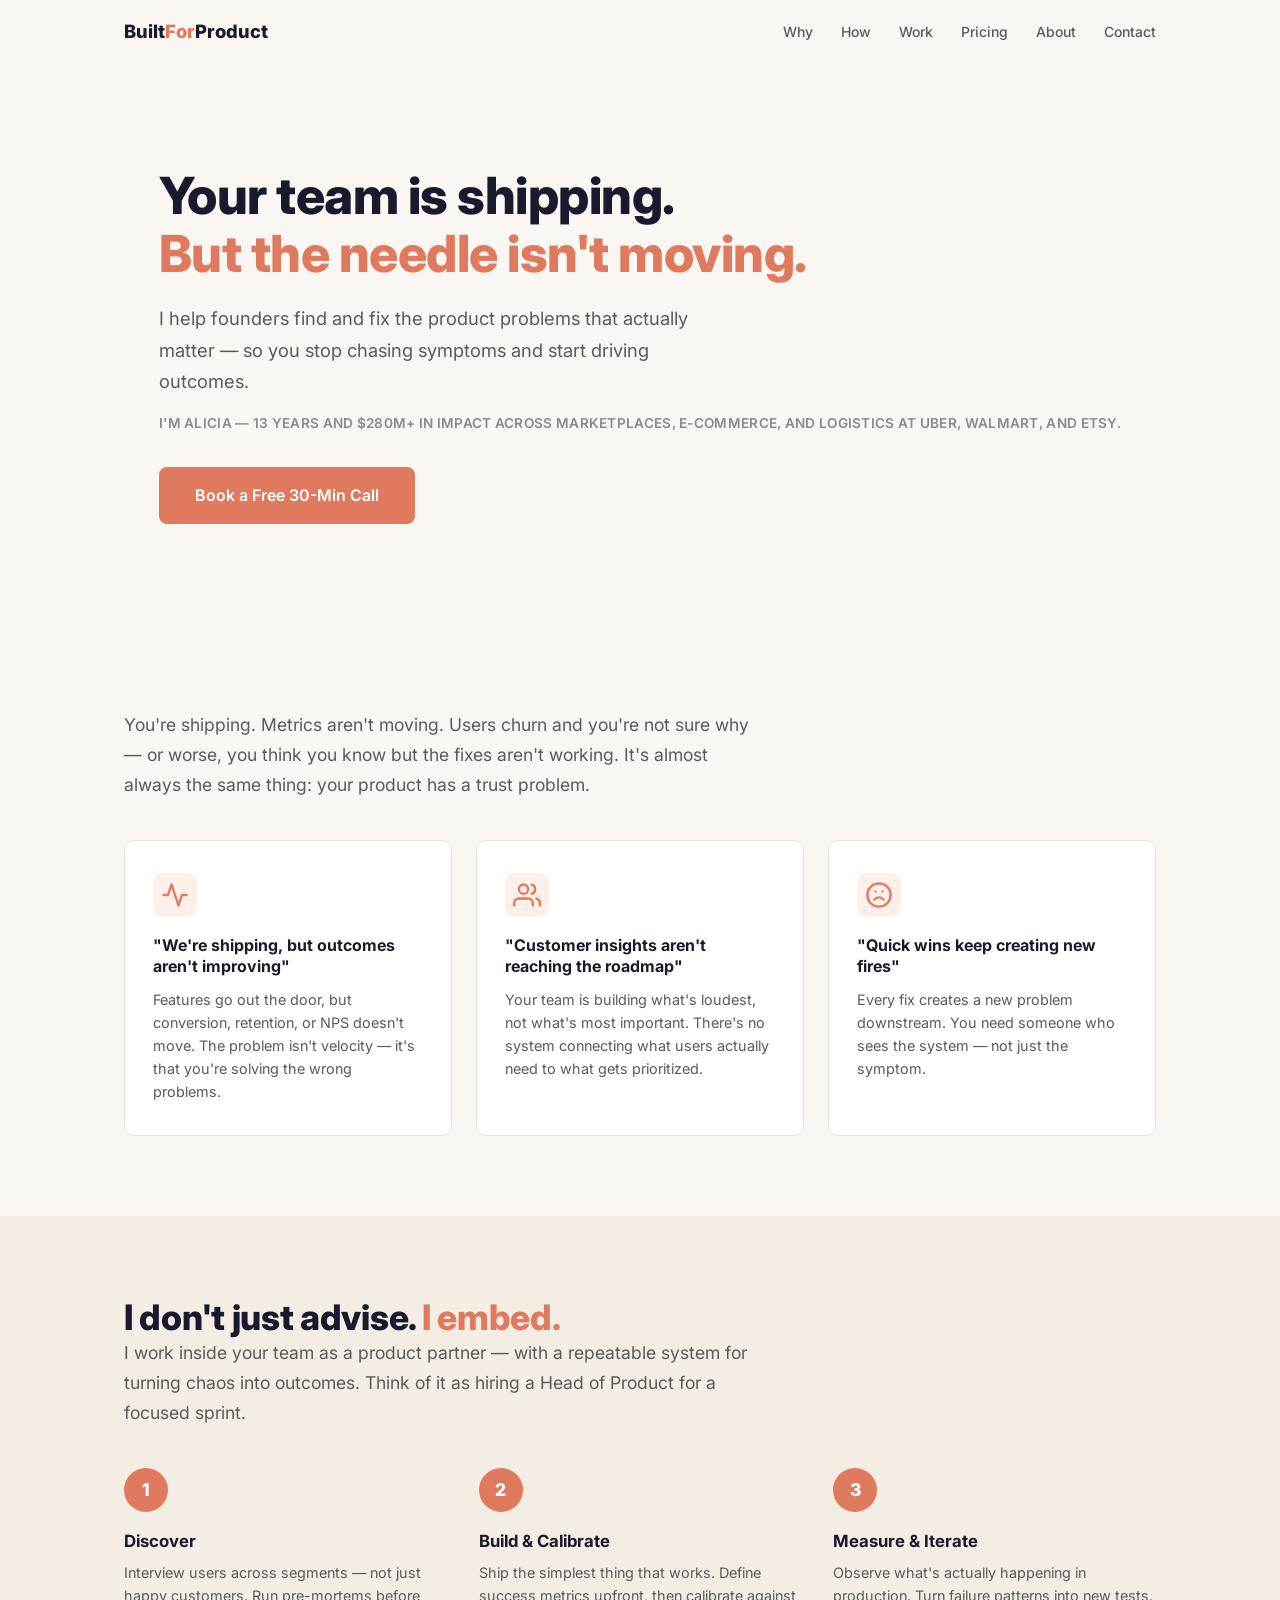
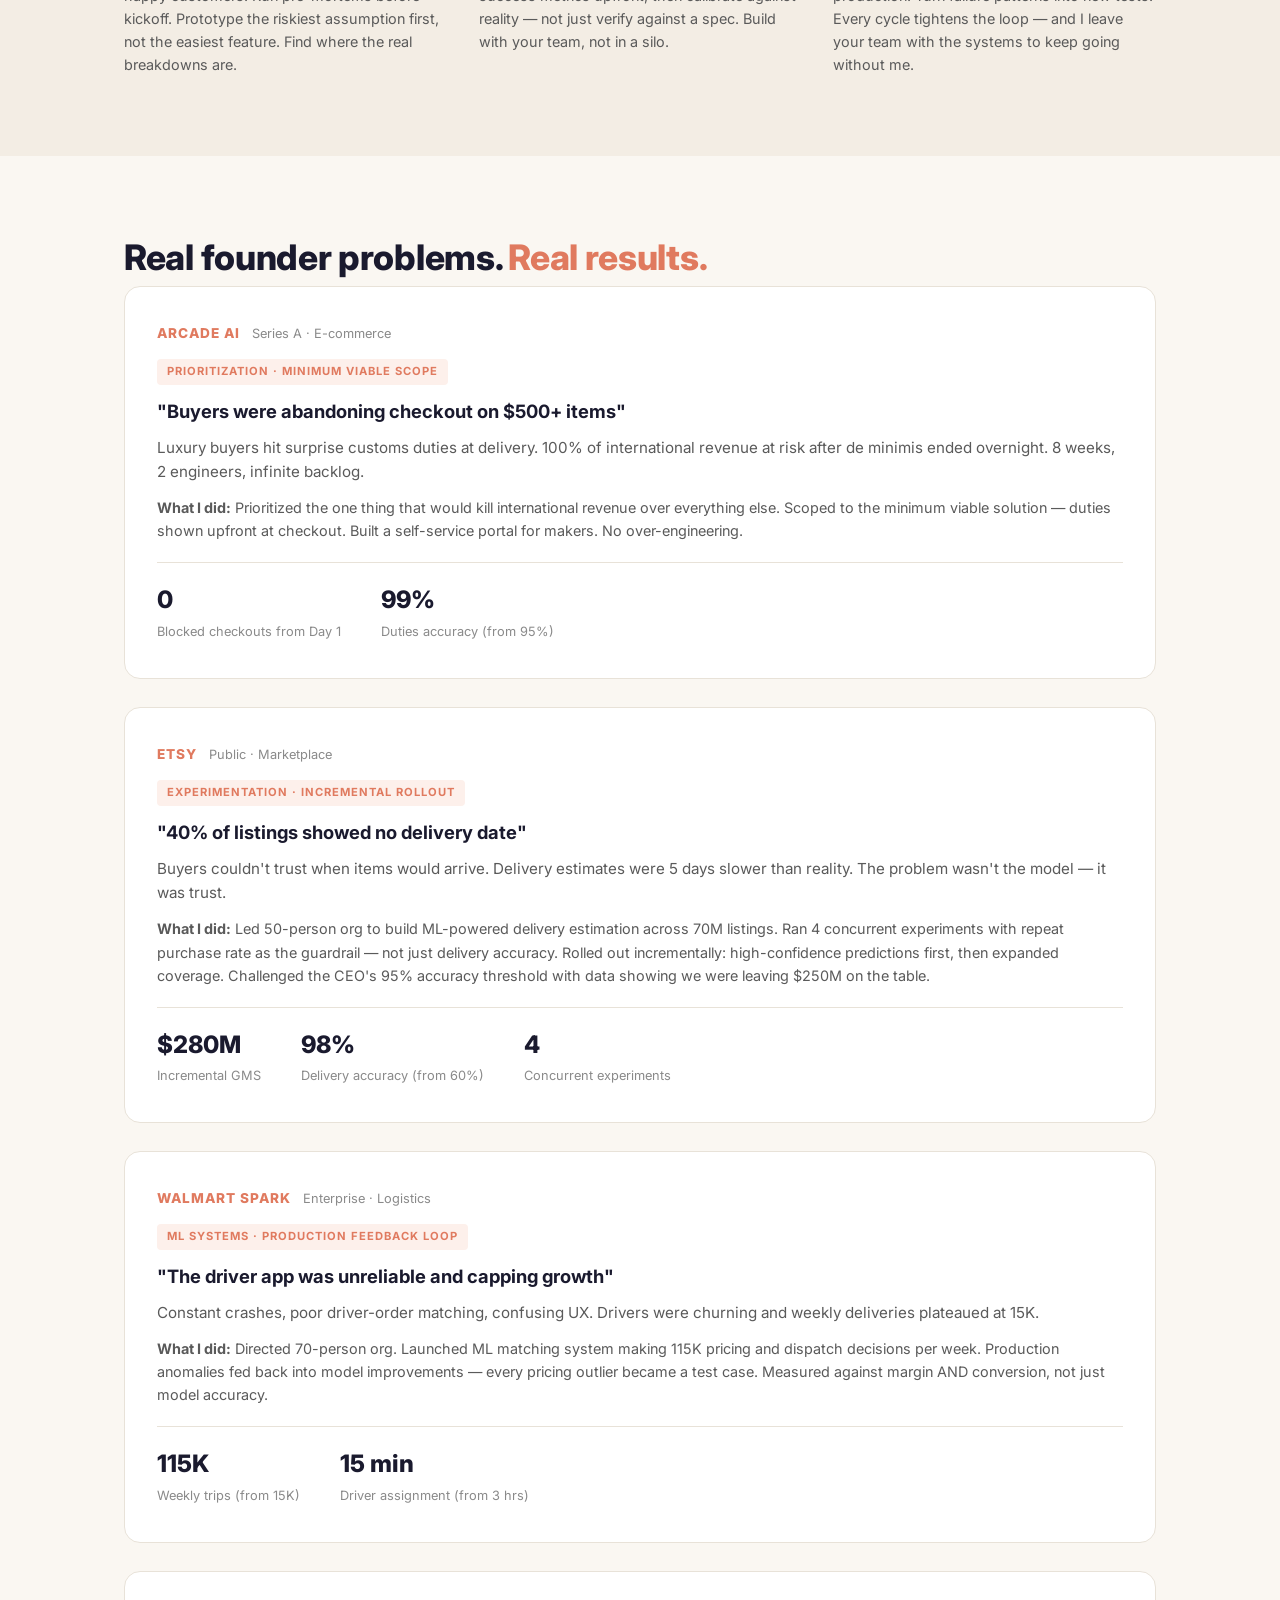
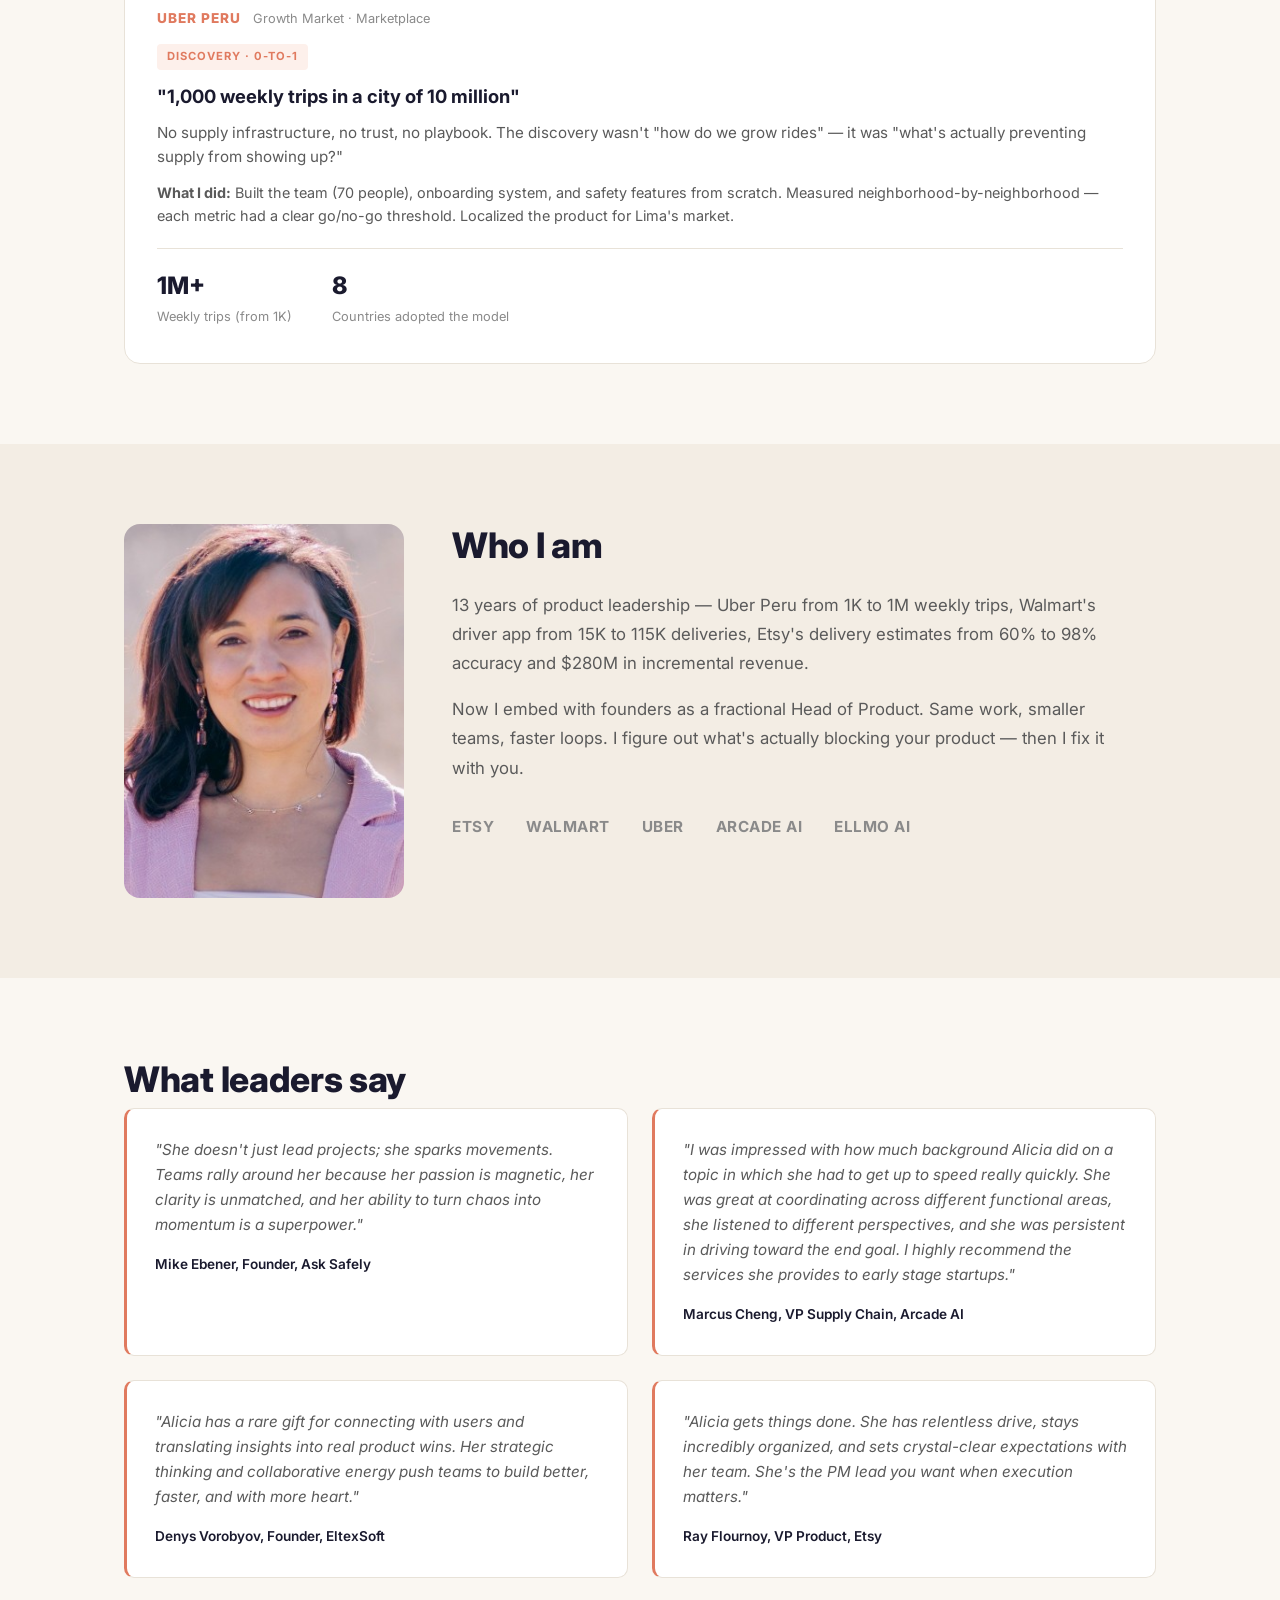
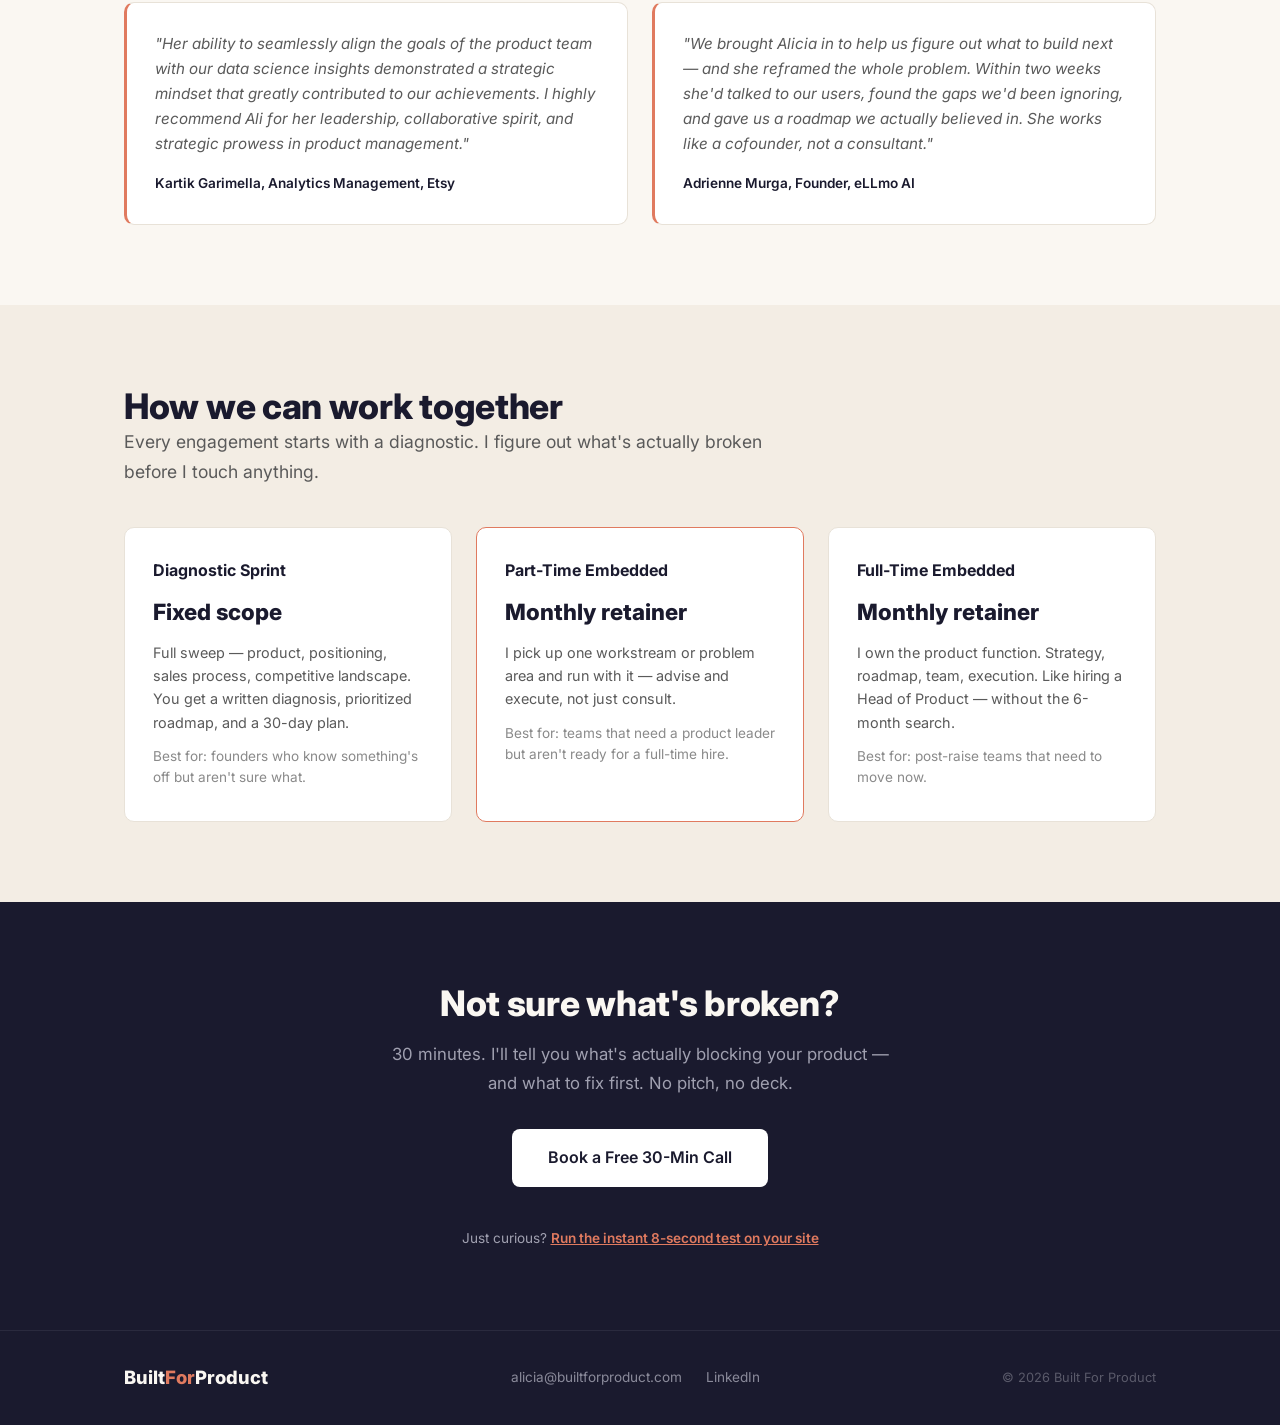
<file: index.html>
<!DOCTYPE html>
<html lang="en">
<head>
  <meta charset="UTF-8">
  <meta name="viewport" content="width=device-width, initial-scale=1.0">
  <title>Built For Product | Helping Founders Build Products That Scale</title>
  <meta name="description" content="Embedded product leadership for startups. I help founders find and fix the product problems that actually matter.">
  <link rel="preconnect" href="https://fonts.googleapis.com">
  <link rel="preconnect" href="https://fonts.gstatic.com" crossorigin>
  <link href="https://fonts.googleapis.com/css2?family=Inter:wght@300;400;500;600;700;800&display=swap" rel="stylesheet">
  <link rel="stylesheet" href="styles.css">
</head>
<body>

  <!-- NAV -->
  <nav class="nav">
    <div class="container nav-inner">
      <a href="#" class="logo">Built<span>For</span>Product</a>
      <div class="nav-links">
        <a href="#problem">Why</a>
        <a href="#how">How</a>
        <a href="#work">Work</a>
        <a href="#pricing">Pricing</a>
        <a href="#about">About</a>
        <a href="#start">Contact</a>
      </div>
      <button class="mobile-toggle" aria-label="Menu">
        <span></span><span></span><span></span>
      </button>
    </div>
  </nav>

  <!-- HERO -->
  <section class="hero">
    <div class="container">
      <h1>Your team is shipping.<br><span class="highlight">But the needle isn't moving.</span></h1>
      <p class="hero-sub">I help founders find and fix the product problems that actually matter — so you stop chasing symptoms and start driving outcomes.</p>
      <p class="hero-proof">I'm Alicia — 13 years and $280M+ in impact across marketplaces, e-commerce, and logistics at Uber, Walmart, and Etsy.</p>
      <a href="#start" class="btn btn-lg">Book a Free 30-Min Call</a>
    </div>
  </section>

  <!-- PROBLEM -->
  <section id="problem" class="section">
    <div class="container">
      <p class="section-intro">You're shipping. Metrics aren't moving. Users churn and you're not sure why — or worse, you think you know but the fixes aren't working. It's almost always the same thing: your product has a trust problem.</p>
      <div class="card-grid">
        <div class="card">
          <div class="card-icon">
            <svg width="28" height="28" viewBox="0 0 24 24" fill="none" stroke="currentColor" stroke-width="2" stroke-linecap="round" stroke-linejoin="round"><polyline points="22 12 18 12 15 21 9 3 6 12 2 12"></polyline></svg>
          </div>
          <h3>"We're shipping, but outcomes aren't improving"</h3>
          <p>Features go out the door, but conversion, retention, or NPS doesn't move. The problem isn't velocity — it's that you're solving the wrong problems.</p>
        </div>
        <div class="card">
          <div class="card-icon">
            <svg width="28" height="28" viewBox="0 0 24 24" fill="none" stroke="currentColor" stroke-width="2" stroke-linecap="round" stroke-linejoin="round"><path d="M17 21v-2a4 4 0 0 0-4-4H5a4 4 0 0 0-4 4v2"></path><circle cx="9" cy="7" r="4"></circle><path d="M23 21v-2a4 4 0 0 0-3-3.87"></path><path d="M16 3.13a4 4 0 0 1 0 7.75"></path></svg>
          </div>
          <h3>"Customer insights aren't reaching the roadmap"</h3>
          <p>Your team is building what's loudest, not what's most important. There's no system connecting what users actually need to what gets prioritized.</p>
        </div>
        <div class="card">
          <div class="card-icon">
            <svg width="28" height="28" viewBox="0 0 24 24" fill="none" stroke="currentColor" stroke-width="2" stroke-linecap="round" stroke-linejoin="round"><circle cx="12" cy="12" r="10"></circle><path d="M16 16s-1.5-2-4-2-4 2-4 2"></path><line x1="9" y1="9" x2="9.01" y2="9"></line><line x1="15" y1="9" x2="15.01" y2="9"></line></svg>
          </div>
          <h3>"Quick wins keep creating new fires"</h3>
          <p>Every fix creates a new problem downstream. You need someone who sees the system — not just the symptom.</p>
        </div>
      </div>
    </div>
  </section>

  <!-- HOW -->
  <section id="how" class="section section-alt">
    <div class="container">
      <h2>I don't just advise. <span class="highlight">I embed.</span></h2>
      <p class="section-intro">I work inside your team as a product partner — with a repeatable system for turning chaos into outcomes. Think of it as hiring a Head of Product for a focused sprint.</p>
      <div class="steps">
        <div class="step">
          <div class="step-num">1</div>
          <h3>Discover</h3>
          <p>Interview users across segments — not just happy customers. Run pre-mortems before kickoff. Prototype the riskiest assumption first, not the easiest feature. Find where the real breakdowns are.</p>
        </div>
        <div class="step">
          <div class="step-num">2</div>
          <h3>Build & Calibrate</h3>
          <p>Ship the simplest thing that works. Define success metrics upfront, then calibrate against reality — not just verify against a spec. Build with your team, not in a silo.</p>
        </div>
        <div class="step">
          <div class="step-num">3</div>
          <h3>Measure & Iterate</h3>
          <p>Observe what's actually happening in production. Turn failure patterns into new tests. Every cycle tightens the loop — and I leave your team with the systems to keep going without me.</p>
        </div>
      </div>
    </div>
  </section>

  <!-- CASE STUDIES -->
  <section id="work" class="section">
    <div class="container">
      <h2>Real founder problems. <span class="highlight">Real results.</span></h2>
      <div class="cases">

        <div class="case">
          <div class="case-header">
            <span class="case-company">Arcade AI</span>
            <span class="case-label">Series A &middot; E-commerce</span>
          </div>
          <span class="case-method">Prioritization &middot; Minimum Viable Scope</span>
          <h3>"Buyers were abandoning checkout on $500+ items"</h3>
          <p class="case-problem">Luxury buyers hit surprise customs duties at delivery. 100% of international revenue at risk after de minimis ended overnight. 8 weeks, 2 engineers, infinite backlog.</p>
          <p class="case-action"><strong>What I did:</strong> Prioritized the one thing that would kill international revenue over everything else. Scoped to the minimum viable solution — duties shown upfront at checkout. Built a self-service portal for makers. No over-engineering.</p>
          <div class="case-results">
            <div class="metric">
              <span class="metric-value">0</span>
              <span class="metric-label">Blocked checkouts from Day 1</span>
            </div>
            <div class="metric">
              <span class="metric-value">99%</span>
              <span class="metric-label">Duties accuracy (from 95%)</span>
            </div>
          </div>
        </div>

        <div class="case">
          <div class="case-header">
            <span class="case-company">Etsy</span>
            <span class="case-label">Public &middot; Marketplace</span>
          </div>
          <span class="case-method">Experimentation &middot; Incremental Rollout</span>
          <h3>"40% of listings showed no delivery date"</h3>
          <p class="case-problem">Buyers couldn't trust when items would arrive. Delivery estimates were 5 days slower than reality. The problem wasn't the model — it was trust.</p>
          <p class="case-action"><strong>What I did:</strong> Led 50-person org to build ML-powered delivery estimation across 70M listings. Ran 4 concurrent experiments with repeat purchase rate as the guardrail — not just delivery accuracy. Rolled out incrementally: high-confidence predictions first, then expanded coverage. Challenged the CEO's 95% accuracy threshold with data showing we were leaving $250M on the table.</p>
          <div class="case-results">
            <div class="metric">
              <span class="metric-value">$280M</span>
              <span class="metric-label">Incremental GMS</span>
            </div>
            <div class="metric">
              <span class="metric-value">98%</span>
              <span class="metric-label">Delivery accuracy (from 60%)</span>
            </div>
            <div class="metric">
              <span class="metric-value">4</span>
              <span class="metric-label">Concurrent experiments</span>
            </div>
          </div>
        </div>

        <div class="case">
          <div class="case-header">
            <span class="case-company">Walmart Spark</span>
            <span class="case-label">Enterprise &middot; Logistics</span>
          </div>
          <span class="case-method">ML Systems &middot; Production Feedback Loop</span>
          <h3>"The driver app was unreliable and capping growth"</h3>
          <p class="case-problem">Constant crashes, poor driver-order matching, confusing UX. Drivers were churning and weekly deliveries plateaued at 15K.</p>
          <p class="case-action"><strong>What I did:</strong> Directed 70-person org. Launched ML matching system making 115K pricing and dispatch decisions per week. Production anomalies fed back into model improvements — every pricing outlier became a test case. Measured against margin AND conversion, not just model accuracy.</p>
          <div class="case-results">
            <div class="metric">
              <span class="metric-value">115K</span>
              <span class="metric-label">Weekly trips (from 15K)</span>
            </div>
            <div class="metric">
              <span class="metric-value">15 min</span>
              <span class="metric-label">Driver assignment (from 3 hrs)</span>
            </div>
          </div>
        </div>

        <div class="case">
          <div class="case-header">
            <span class="case-company">Uber Peru</span>
            <span class="case-label">Growth Market &middot; Marketplace</span>
          </div>
          <span class="case-method">Discovery &middot; 0-to-1</span>
          <h3>"1,000 weekly trips in a city of 10 million"</h3>
          <p class="case-problem">No supply infrastructure, no trust, no playbook. The discovery wasn't "how do we grow rides" — it was "what's actually preventing supply from showing up?"</p>
          <p class="case-action"><strong>What I did:</strong> Built the team (70 people), onboarding system, and safety features from scratch. Measured neighborhood-by-neighborhood — each metric had a clear go/no-go threshold. Localized the product for Lima's market.</p>
          <div class="case-results">
            <div class="metric">
              <span class="metric-value">1M+</span>
              <span class="metric-label">Weekly trips (from 1K)</span>
            </div>
            <div class="metric">
              <span class="metric-value">8</span>
              <span class="metric-label">Countries adopted the model</span>
            </div>
          </div>
        </div>

      </div>
    </div>
  </section>

  <!-- ABOUT -->
  <section id="about" class="section section-alt">
    <div class="container about-layout">
      <div class="about-photo">
        <img src="assets/headshot.jpg" alt="Alicia Yanez">
      </div>
      <div class="about-content">
        <h2>Who I am</h2>
        <div class="about-text">
          <p>13 years of product leadership — Uber Peru from 1K to 1M weekly trips, Walmart's driver app from 15K to 115K deliveries, Etsy's delivery estimates from 60% to 98% accuracy and $280M in incremental revenue.</p>
          <p>Now I embed with founders as a fractional Head of Product. Same work, smaller teams, faster loops. I figure out what's actually blocking your product — then I fix it with you.</p>
        </div>
        <div class="credibility">
          <span>Etsy</span>
          <span>Walmart</span>
          <span>Uber</span>
          <span>Arcade AI</span>
          <span>eLLmo AI</span>
        </div>
      </div>
    </div>
  </section>

  <!-- TESTIMONIALS -->
  <section class="section">
    <div class="container">
      <h2>What leaders say</h2>
      <div class="testimonials">
        <blockquote class="testimonial">
          <p>"She doesn't just lead projects; she sparks movements. Teams rally around her because her passion is magnetic, her clarity is unmatched, and her ability to turn chaos into momentum is a superpower."</p>
          <cite>Mike Ebener, Founder, Ask Safely</cite>
        </blockquote>
        <blockquote class="testimonial">
          <p>"I was impressed with how much background Alicia did on a topic in which she had to get up to speed really quickly. She was great at coordinating across different functional areas, she listened to different perspectives, and she was persistent in driving toward the end goal. I highly recommend the services she provides to early stage startups."</p>
          <cite>Marcus Cheng, VP Supply Chain, Arcade AI</cite>
        </blockquote>
        <blockquote class="testimonial">
          <p>"Alicia has a rare gift for connecting with users and translating insights into real product wins. Her strategic thinking and collaborative energy push teams to build better, faster, and with more heart."</p>
          <cite>Denys Vorobyov, Founder, EltexSoft</cite>
        </blockquote>
        <blockquote class="testimonial">
          <p>"Alicia gets things done. She has relentless drive, stays incredibly organized, and sets crystal-clear expectations with her team. She's the PM lead you want when execution matters."</p>
          <cite>Ray Flournoy, VP Product, Etsy</cite>
        </blockquote>
        <blockquote class="testimonial">
          <p>"Her ability to seamlessly align the goals of the product team with our data science insights demonstrated a strategic mindset that greatly contributed to our achievements. I highly recommend Ali for her leadership, collaborative spirit, and strategic prowess in product management."</p>
          <cite>Kartik Garimella, Analytics Management, Etsy</cite>
        </blockquote>
        <blockquote class="testimonial">
          <p>"We brought Alicia in to help us figure out what to build next — and she reframed the whole problem. Within two weeks she'd talked to our users, found the gaps we'd been ignoring, and gave us a roadmap we actually believed in. She works like a cofounder, not a consultant."</p>
          <cite>Adrienne Murga, Founder, eLLmo AI</cite>
        </blockquote>
      </div>
    </div>
  </section>

  <!-- PRICING -->
  <section id="pricing" class="section section-alt">
    <div class="container">
      <h2>How we can work together</h2>
      <p class="section-intro">Every engagement starts with a diagnostic. I figure out what's actually broken before I touch anything.</p>
      <div class="card-grid">
        <div class="card">
          <h3>Diagnostic Sprint</h3>
          <p style="font-size:1.4rem; font-weight:800; color:var(--primary); margin:12px 0;">Fixed scope</p>
          <p>Full sweep — product, positioning, sales process, competitive landscape. You get a written diagnosis, prioritized roadmap, and a 30-day plan.</p>
          <p style="font-size:0.85rem; color:var(--text-light); margin-top:12px;">Best for: founders who know something's off but aren't sure what.</p>
        </div>
        <div class="card" style="border-color:var(--accent);">
          <h3>Part-Time Embedded</h3>
          <p style="font-size:1.4rem; font-weight:800; color:var(--primary); margin:12px 0;">Monthly retainer</p>
          <p>I pick up one workstream or problem area and run with it — advise and execute, not just consult.</p>
          <p style="font-size:0.85rem; color:var(--text-light); margin-top:12px;">Best for: teams that need a product leader but aren't ready for a full-time hire.</p>
        </div>
        <div class="card">
          <h3>Full-Time Embedded</h3>
          <p style="font-size:1.4rem; font-weight:800; color:var(--primary); margin:12px 0;">Monthly retainer</p>
          <p>I own the product function. Strategy, roadmap, team, execution. Like hiring a Head of Product — without the 6-month search.</p>
          <p style="font-size:0.85rem; color:var(--text-light); margin-top:12px;">Best for: post-raise teams that need to move now.</p>
        </div>
      </div>
    </div>
  </section>

  <!-- CTA -->
  <section id="start" class="section section-cta">
    <div class="container">
      <h2>Not sure what's broken?</h2>
      <p>30 minutes. I'll tell you what's actually blocking your product — and what to fix first. No pitch, no deck.</p>
      <a href="https://calendar.app.google/iBGwLPBiHCUy7S1s6" class="btn btn-lg btn-white">Book a Free 30-Min Call</a>
      <p class="cta-note">Just curious? <a href="https://www.builtforproduct.com/test/" class="cta-link">Run the instant 8-second test on your site</a></p>
    </div>
  </section>

  <!-- FOOTER -->
  <footer class="footer">
    <div class="container footer-inner">
      <a href="#" class="logo logo-footer">Built<span>For</span>Product</a>
      <div class="footer-links">
        <a href="mailto:alicia@builtforproduct.com">alicia@builtforproduct.com</a>
        <a href="https://linkedin.com/in/alicia-a-yanez" target="_blank" rel="noopener">LinkedIn</a>
      </div>
      <p class="footer-copy">&copy; 2026 Built For Product</p>
    </div>
  </footer>

  <script>
    // Mobile nav toggle
    const toggle = document.querySelector('.mobile-toggle');
    const navLinks = document.querySelector('.nav-links');
    toggle.addEventListener('click', () => {
      navLinks.classList.toggle('open');
      toggle.classList.toggle('open');
    });
    // Close nav on link click
    navLinks.querySelectorAll('a').forEach(link => {
      link.addEventListener('click', () => {
        navLinks.classList.remove('open');
        toggle.classList.remove('open');
      });
    });
    // Sticky nav shadow
    window.addEventListener('scroll', () => {
      document.querySelector('.nav').classList.toggle('scrolled', window.scrollY > 20);
    });
  </script>

</body>
</html>
</file>
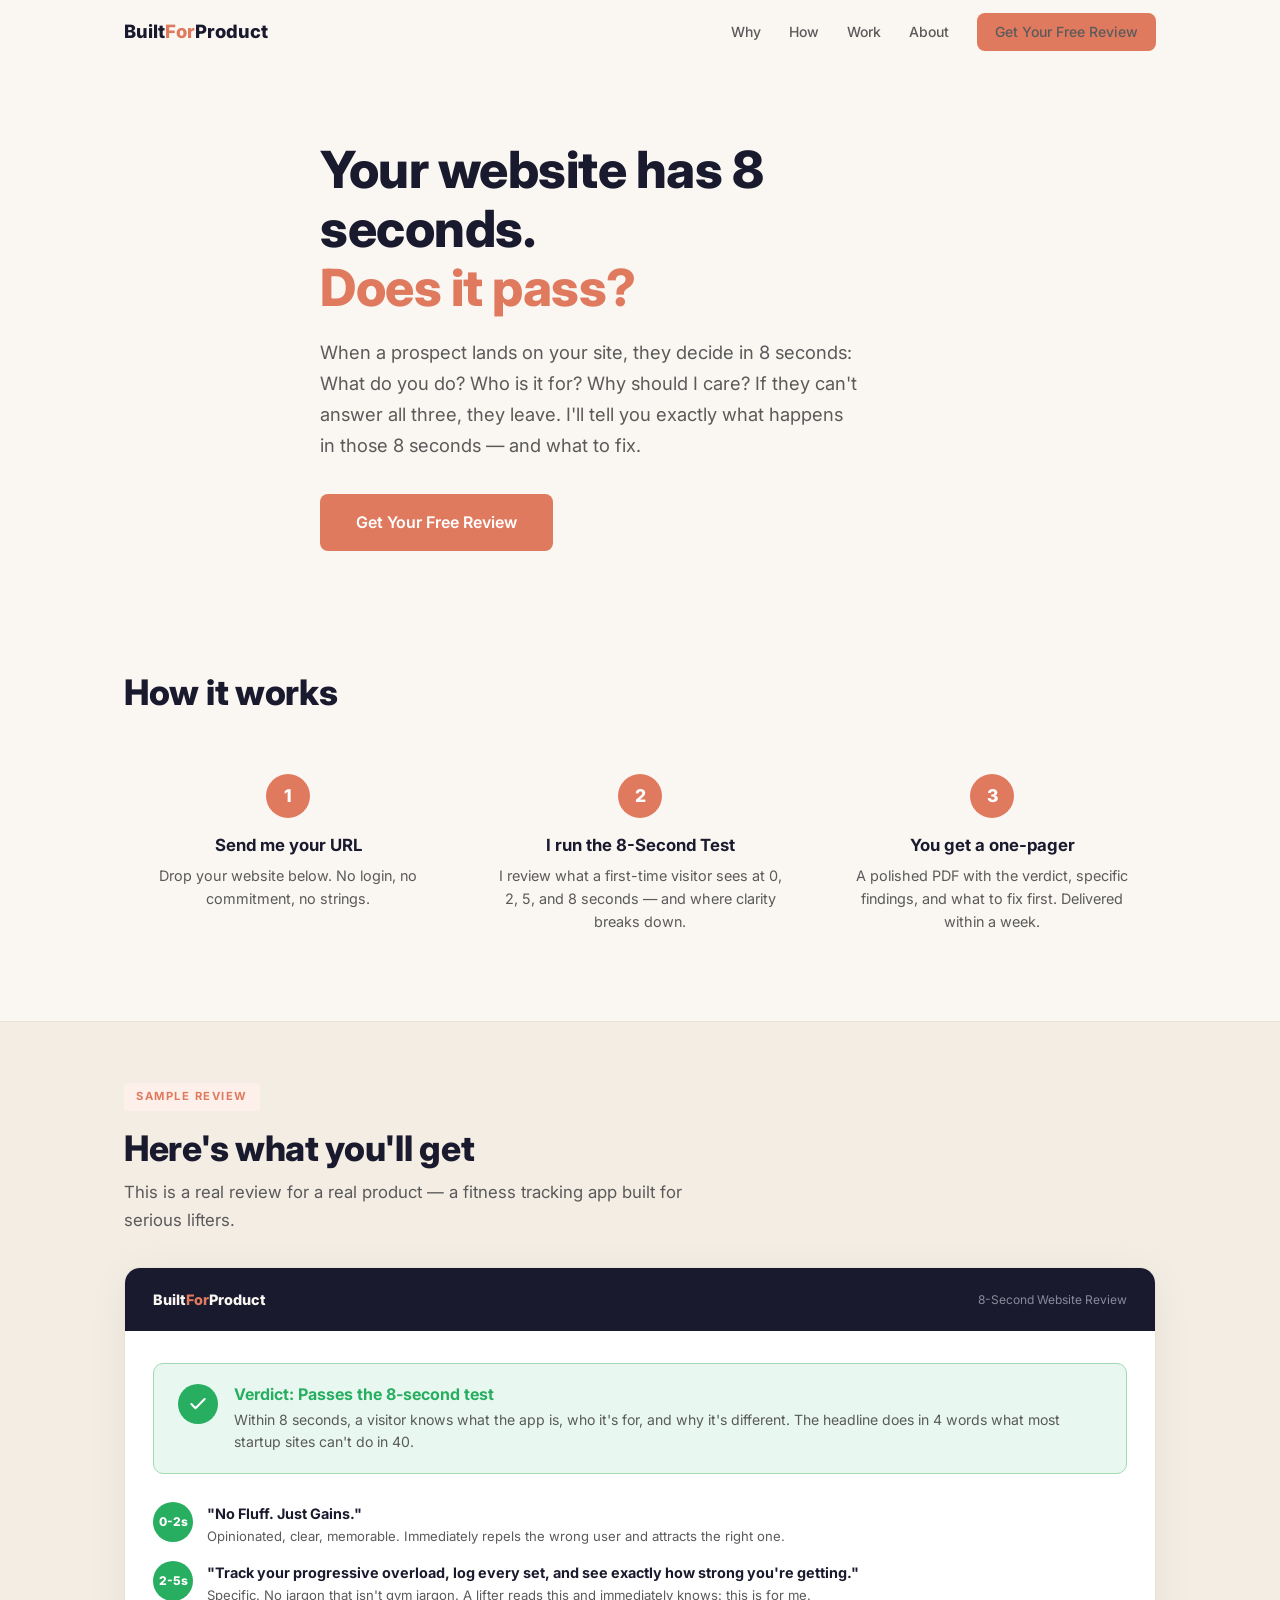
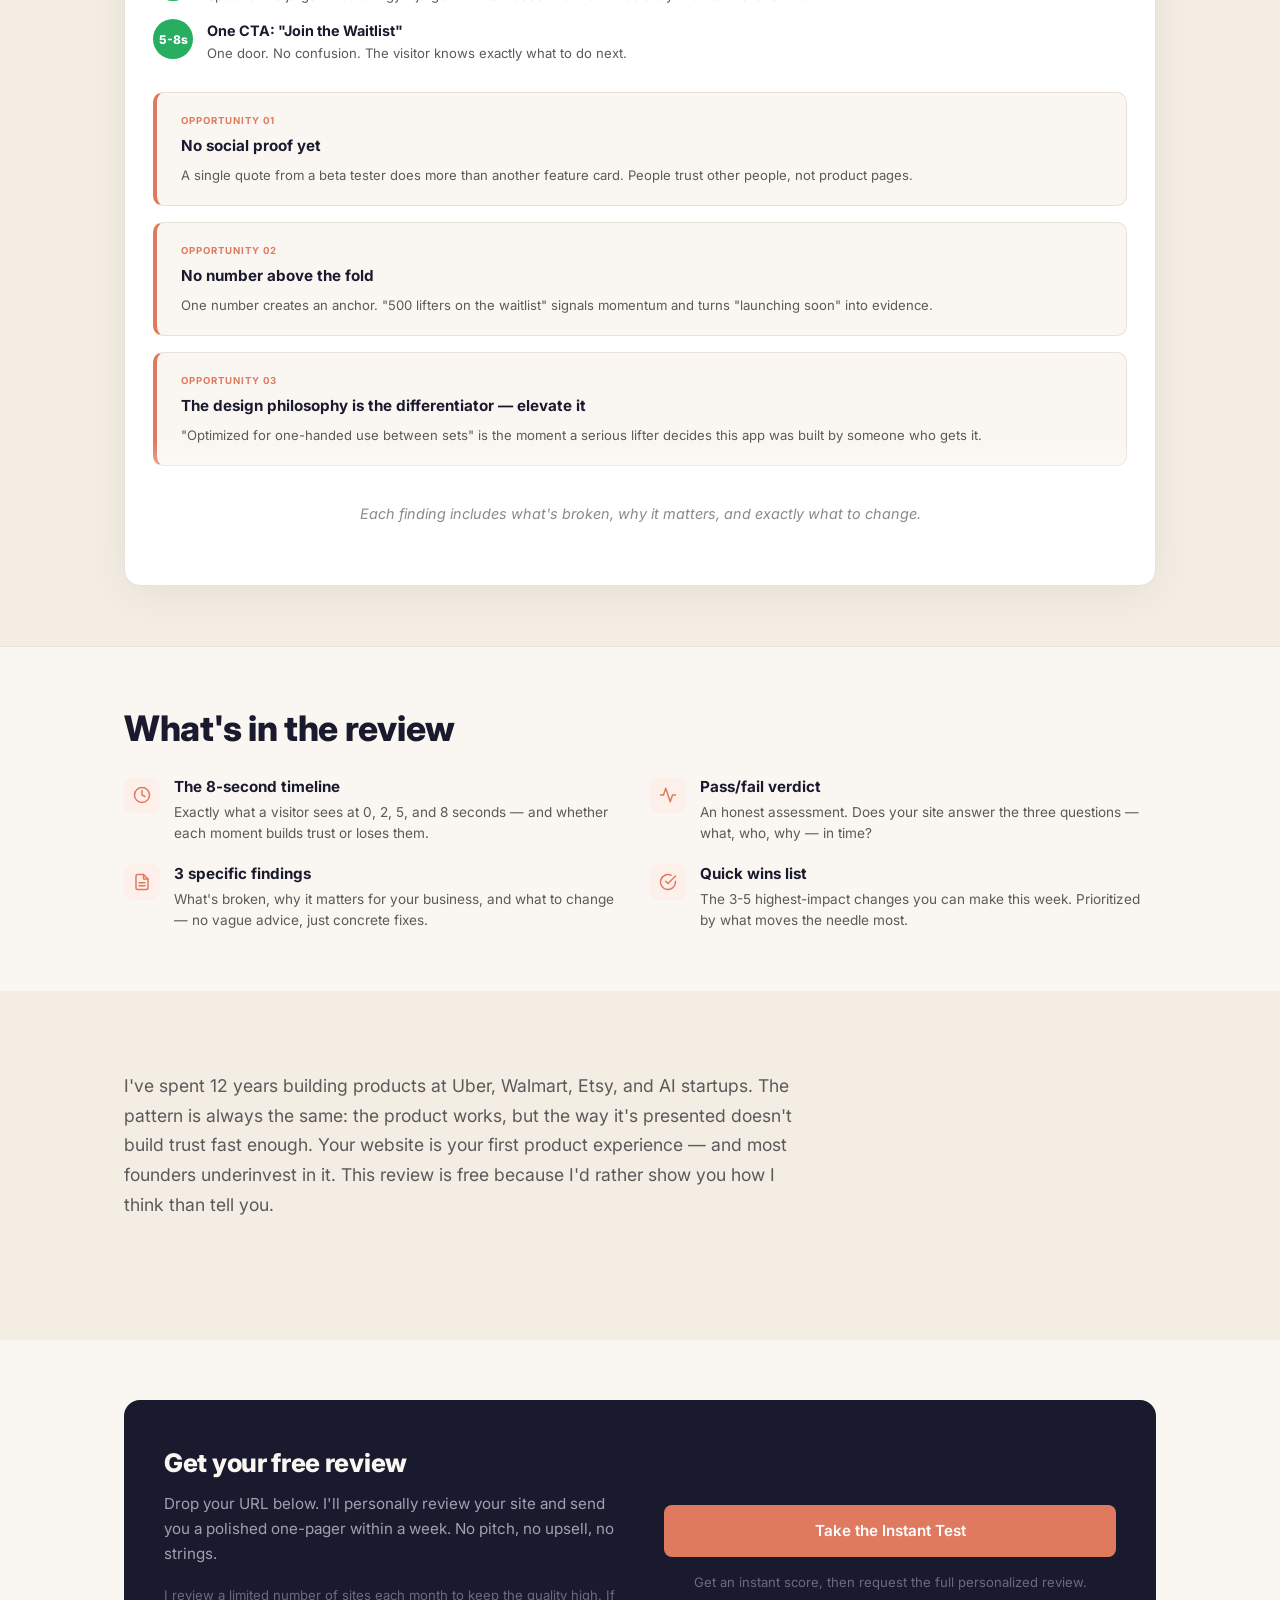
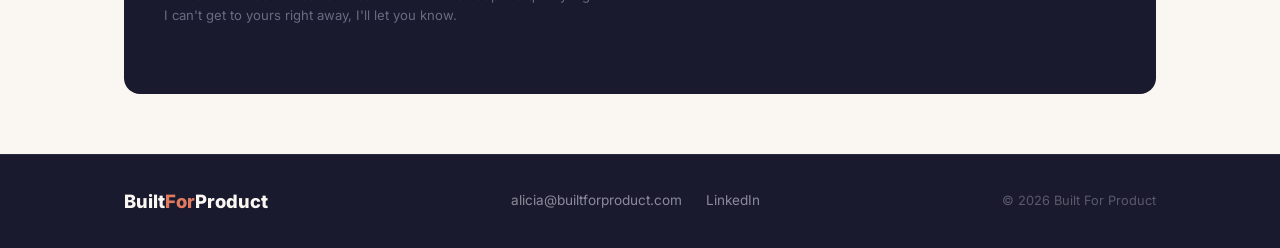
<file: review/index.html>
<!DOCTYPE html>
<html lang="en">
<head>
  <meta charset="UTF-8">
  <meta name="viewport" content="width=device-width, initial-scale=1.0">
  <title>Free 8-Second Website Review | Built For Product</title>
  <meta name="description" content="Your website has 8 seconds to convince a prospect. Does it pass? Get a free, no-strings review from a product leader who's driven $280M+ in outcomes.">
  <link rel="preconnect" href="https://fonts.googleapis.com">
  <link rel="preconnect" href="https://fonts.gstatic.com" crossorigin>
  <link href="https://fonts.googleapis.com/css2?family=Inter:wght@300;400;500;600;700;800&display=swap" rel="stylesheet">
  <link rel="stylesheet" href="../styles.css">
  <style>
    /* --- Review Page Specific --- */
    .review-hero {
      padding: 140px 0 60px;
      min-height: auto;
    }
    .review-hero h1 {
      max-width: 640px;
    }
    .review-hero .hero-sub {
      max-width: 540px;
    }

    .how-it-works {
      padding: 60px 0;
      border-bottom: 1px solid var(--card-border);
    }
    .how-steps {
      display: grid;
      grid-template-columns: repeat(3, 1fr);
      gap: 24px;
      margin-top: 32px;
    }
    .how-step {
      text-align: center;
      padding: 28px 20px;
    }
    .how-step-num {
      width: 44px;
      height: 44px;
      background: var(--accent);
      color: var(--white);
      font-weight: 800;
      font-size: 1.1rem;
      border-radius: 50%;
      display: flex;
      align-items: center;
      justify-content: center;
      margin: 0 auto 16px;
    }
    .how-step h3 {
      margin-bottom: 8px;
    }
    .how-step p {
      font-size: 0.9rem;
      color: var(--text-muted);
      line-height: 1.6;
    }

    /* --- Sample Review Embed --- */
    .sample-section {
      padding: 60px 0;
    }
    .sample-label {
      display: inline-block;
      font-size: 0.7rem;
      font-weight: 700;
      text-transform: uppercase;
      letter-spacing: 1.5px;
      color: var(--accent);
      background: #FDF0EB;
      padding: 5px 12px;
      border-radius: 4px;
      margin-bottom: 16px;
    }
    .sample-section > .container > h2 {
      margin-bottom: 8px;
    }
    .sample-intro {
      font-size: 1.05rem;
      color: var(--text-muted);
      max-width: 600px;
      line-height: 1.7;
      margin-bottom: 32px;
    }

    /* --- Embedded review preview --- */
    .review-embed {
      background: var(--card-bg);
      border: 1px solid var(--card-border);
      border-radius: 16px;
      overflow: hidden;
      box-shadow: 0 8px 40px rgba(0,0,0,0.06);
    }
    .embed-header {
      background: var(--primary);
      padding: 20px 28px;
      display: flex;
      align-items: center;
      justify-content: space-between;
    }
    .embed-logo {
      font-weight: 800;
      font-size: 0.9rem;
      color: var(--bg);
    }
    .embed-logo span { color: var(--accent); }
    .embed-meta {
      font-size: 0.75rem;
      color: #8A8A9A;
    }
    .embed-body {
      padding: 32px 28px;
    }

    /* Verdict */
    .embed-verdict {
      background: #E8F8F0;
      border: 1px solid #A3D9B1;
      border-radius: 10px;
      padding: 20px 24px;
      display: flex;
      gap: 16px;
      align-items: flex-start;
      margin-bottom: 28px;
    }
    .embed-verdict-icon {
      width: 40px;
      height: 40px;
      background: #27AE60;
      border-radius: 50%;
      display: flex;
      align-items: center;
      justify-content: center;
      flex-shrink: 0;
    }
    .embed-verdict h3 {
      font-size: 1rem;
      color: #27AE60;
      margin-bottom: 4px;
    }
    .embed-verdict p {
      font-size: 0.88rem;
      color: var(--text-muted);
      line-height: 1.55;
    }

    /* Timeline preview */
    .embed-timeline {
      display: flex;
      flex-direction: column;
      gap: 14px;
      margin-bottom: 28px;
    }
    .embed-time {
      display: flex;
      gap: 14px;
      align-items: flex-start;
    }
    .embed-sec {
      width: 40px;
      height: 40px;
      background: #27AE60;
      color: white;
      font-weight: 800;
      font-size: 0.75rem;
      border-radius: 50%;
      display: flex;
      align-items: center;
      justify-content: center;
      flex-shrink: 0;
    }
    .embed-time-text strong {
      display: block;
      font-size: 0.9rem;
      color: var(--primary);
      margin-bottom: 2px;
    }
    .embed-time-text p {
      font-size: 0.82rem;
      color: var(--text-muted);
      line-height: 1.5;
    }

    /* Finding preview */
    .embed-finding {
      background: var(--bg);
      border: 1px solid var(--card-border);
      border-radius: 10px;
      padding: 20px 24px;
      border-left: 4px solid var(--accent);
      margin-bottom: 16px;
    }
    .embed-finding:last-child { margin-bottom: 0; }
    .embed-finding-label {
      font-size: 0.6rem;
      font-weight: 700;
      text-transform: uppercase;
      letter-spacing: 1px;
      color: var(--accent);
      margin-bottom: 6px;
    }
    .embed-finding h4 {
      font-size: 0.95rem;
      font-weight: 700;
      color: var(--primary);
      margin-bottom: 6px;
    }
    .embed-finding p {
      font-size: 0.82rem;
      color: var(--text-muted);
      line-height: 1.55;
    }

    /* Fade overlay */
    .embed-fade {
      position: relative;
      margin-top: -40px;
      padding-top: 60px;
      background: linear-gradient(to bottom, rgba(255,255,255,0) 0%, rgba(255,255,255,1) 70%);
      text-align: center;
      padding-bottom: 28px;
    }
    .embed-fade p {
      font-size: 0.9rem;
      color: var(--text-light);
      font-style: italic;
    }

    /* --- What You Get --- */
    .what-you-get {
      padding: 60px 0;
      border-top: 1px solid var(--card-border);
    }
    .get-grid {
      display: grid;
      grid-template-columns: repeat(2, 1fr);
      gap: 20px;
      margin-top: 28px;
    }
    .get-item {
      display: flex;
      gap: 14px;
      align-items: flex-start;
    }
    .get-icon {
      width: 36px;
      height: 36px;
      background: #FDF0EB;
      border-radius: 8px;
      display: flex;
      align-items: center;
      justify-content: center;
      flex-shrink: 0;
      color: var(--accent);
    }
    .get-item h3 {
      font-size: 0.95rem;
      margin-bottom: 4px;
    }
    .get-item p {
      font-size: 0.85rem;
      color: var(--text-muted);
      line-height: 1.55;
    }

    /* --- Form Section --- */
    .form-section {
      padding: 60px 0;
    }
    .form-card {
      background: var(--primary);
      border-radius: 16px;
      padding: 48px 40px;
      display: grid;
      grid-template-columns: 1fr 1fr;
      gap: 48px;
      align-items: center;
    }
    .form-left h2 {
      color: var(--bg);
      font-size: 1.6rem;
      margin-bottom: 12px;
    }
    .form-left p {
      color: #A0A0B0;
      font-size: 0.95rem;
      line-height: 1.65;
      margin-bottom: 20px;
    }
    .form-left .form-note {
      font-size: 0.82rem;
      color: #6A6A80;
      line-height: 1.5;
    }
    .form-right {
      display: flex;
      flex-direction: column;
      gap: 16px;
    }
    .form-field {
      display: flex;
      flex-direction: column;
      gap: 6px;
    }
    .form-field label {
      font-size: 0.8rem;
      font-weight: 600;
      color: #A0A0B0;
      text-transform: uppercase;
      letter-spacing: 0.5px;
    }
    .form-field input {
      padding: 14px 16px;
      border: 1px solid #3A3A4E;
      border-radius: 8px;
      background: #2A2A3E;
      color: var(--bg);
      font-family: 'Inter', system-ui, sans-serif;
      font-size: 0.95rem;
      outline: none;
      transition: border-color 0.2s;
    }
    .form-field input::placeholder {
      color: #5A5A6A;
    }
    .form-field input:focus {
      border-color: var(--accent);
    }
    .form-submit {
      display: inline-block;
      background: var(--accent);
      color: var(--white);
      font-weight: 600;
      font-size: 0.95rem;
      padding: 14px 28px;
      border-radius: 8px;
      border: none;
      cursor: pointer;
      font-family: 'Inter', system-ui, sans-serif;
      transition: background 0.2s, transform 0.15s;
      margin-top: 4px;
    }
    .form-submit:hover {
      background: #D06A4F;
      transform: translateY(-1px);
    }

    @media (max-width: 768px) {
      .how-steps {
        grid-template-columns: 1fr;
        gap: 16px;
      }
      .get-grid {
        grid-template-columns: 1fr;
      }
      .form-card {
        grid-template-columns: 1fr;
        gap: 32px;
        padding: 32px 24px;
      }
      .review-hero {
        padding: 110px 0 40px;
      }
    }
  </style>
</head>
<body>

  <!-- NAV -->
  <nav class="nav">
    <div class="container nav-inner">
      <a href="../" class="logo">Built<span>For</span>Product</a>
      <div class="nav-links">
        <a href="../#problem">Why</a>
        <a href="../#how">How</a>
        <a href="../#work">Work</a>
        <a href="../#about">About</a>
        <a href="#get-review" class="btn btn-sm">Get Your Free Review</a>
      </div>
      <button class="mobile-toggle" aria-label="Menu">
        <span></span><span></span><span></span>
      </button>
    </div>
  </nav>

  <!-- HERO -->
  <section class="hero review-hero">
    <div class="container">
      <h1>Your website has 8 seconds.<br><span class="highlight">Does it pass?</span></h1>
      <p class="hero-sub">When a prospect lands on your site, they decide in 8 seconds: What do you do? Who is it for? Why should I care? If they can't answer all three, they leave. I'll tell you exactly what happens in those 8 seconds — and what to fix.</p>
      <a href="#get-review" class="btn btn-lg">Get Your Free Review</a>
    </div>
  </section>

  <!-- HOW IT WORKS -->
  <section class="how-it-works">
    <div class="container">
      <h2>How it works</h2>
      <div class="how-steps">
        <div class="how-step">
          <div class="how-step-num">1</div>
          <h3>Send me your URL</h3>
          <p>Drop your website below. No login, no commitment, no strings.</p>
        </div>
        <div class="how-step">
          <div class="how-step-num">2</div>
          <h3>I run the 8-Second Test</h3>
          <p>I review what a first-time visitor sees at 0, 2, 5, and 8 seconds — and where clarity breaks down.</p>
        </div>
        <div class="how-step">
          <div class="how-step-num">3</div>
          <h3>You get a one-pager</h3>
          <p>A polished PDF with the verdict, specific findings, and what to fix first. Delivered within a week.</p>
        </div>
      </div>
    </div>
  </section>

  <!-- SAMPLE REVIEW -->
  <section class="sample-section section-alt">
    <div class="container">
      <span class="sample-label">Sample Review</span>
      <h2>Here's what you'll get</h2>
      <p class="sample-intro">This is a real review for a real product — a fitness tracking app built for serious lifters.</p>

      <div class="review-embed">
        <div class="embed-header">
          <div class="embed-logo">Built<span>For</span>Product</div>
          <div class="embed-meta">8-Second Website Review</div>
        </div>
        <div class="embed-body">

          <!-- Verdict -->
          <div class="embed-verdict">
            <div class="embed-verdict-icon">
              <svg width="20" height="20" viewBox="0 0 24 24" fill="none" stroke="white" stroke-width="2.5" stroke-linecap="round" stroke-linejoin="round"><polyline points="20 6 9 17 4 12"></polyline></svg>
            </div>
            <div>
              <h3>Verdict: Passes the 8-second test</h3>
              <p>Within 8 seconds, a visitor knows what the app is, who it's for, and why it's different. The headline does in 4 words what most startup sites can't do in 40.</p>
            </div>
          </div>

          <!-- Timeline -->
          <div class="embed-timeline">
            <div class="embed-time">
              <div class="embed-sec">0-2s</div>
              <div class="embed-time-text">
                <strong>"No Fluff. Just Gains."</strong>
                <p>Opinionated, clear, memorable. Immediately repels the wrong user and attracts the right one.</p>
              </div>
            </div>
            <div class="embed-time">
              <div class="embed-sec">2-5s</div>
              <div class="embed-time-text">
                <strong>"Track your progressive overload, log every set, and see exactly how strong you're getting."</strong>
                <p>Specific. No jargon that isn't gym jargon. A lifter reads this and immediately knows: this is for me.</p>
              </div>
            </div>
            <div class="embed-time">
              <div class="embed-sec">5-8s</div>
              <div class="embed-time-text">
                <strong>One CTA: "Join the Waitlist"</strong>
                <p>One door. No confusion. The visitor knows exactly what to do next.</p>
              </div>
            </div>
          </div>

          <!-- Findings preview -->
          <div class="embed-finding">
            <div class="embed-finding-label">Opportunity 01</div>
            <h4>No social proof yet</h4>
            <p>A single quote from a beta tester does more than another feature card. People trust other people, not product pages.</p>
          </div>
          <div class="embed-finding">
            <div class="embed-finding-label">Opportunity 02</div>
            <h4>No number above the fold</h4>
            <p>One number creates an anchor. "500 lifters on the waitlist" signals momentum and turns "launching soon" into evidence.</p>
          </div>
          <div class="embed-finding">
            <div class="embed-finding-label">Opportunity 03</div>
            <h4>The design philosophy is the differentiator — elevate it</h4>
            <p>"Optimized for one-handed use between sets" is the moment a serious lifter decides this app was built by someone who gets it.</p>
          </div>

          <div class="embed-fade">
            <p>Each finding includes what's broken, why it matters, and exactly what to change.</p>
          </div>
        </div>
      </div>
    </div>
  </section>

  <!-- WHAT YOU GET -->
  <section class="what-you-get">
    <div class="container">
      <h2>What's in the review</h2>
      <div class="get-grid">
        <div class="get-item">
          <div class="get-icon">
            <svg width="18" height="18" viewBox="0 0 24 24" fill="none" stroke="currentColor" stroke-width="2" stroke-linecap="round" stroke-linejoin="round"><circle cx="12" cy="12" r="10"></circle><polyline points="12 6 12 12 16 14"></polyline></svg>
          </div>
          <div>
            <h3>The 8-second timeline</h3>
            <p>Exactly what a visitor sees at 0, 2, 5, and 8 seconds — and whether each moment builds trust or loses them.</p>
          </div>
        </div>
        <div class="get-item">
          <div class="get-icon">
            <svg width="18" height="18" viewBox="0 0 24 24" fill="none" stroke="currentColor" stroke-width="2" stroke-linecap="round" stroke-linejoin="round"><polyline points="22 12 18 12 15 21 9 3 6 12 2 12"></polyline></svg>
          </div>
          <div>
            <h3>Pass/fail verdict</h3>
            <p>An honest assessment. Does your site answer the three questions — what, who, why — in time?</p>
          </div>
        </div>
        <div class="get-item">
          <div class="get-icon">
            <svg width="18" height="18" viewBox="0 0 24 24" fill="none" stroke="currentColor" stroke-width="2" stroke-linecap="round" stroke-linejoin="round"><path d="M14 2H6a2 2 0 0 0-2 2v16a2 2 0 0 0 2 2h12a2 2 0 0 0 2-2V8z"></path><polyline points="14 2 14 8 20 8"></polyline><line x1="16" y1="13" x2="8" y2="13"></line><line x1="16" y1="17" x2="8" y2="17"></line></svg>
          </div>
          <div>
            <h3>3 specific findings</h3>
            <p>What's broken, why it matters for your business, and what to change — no vague advice, just concrete fixes.</p>
          </div>
        </div>
        <div class="get-item">
          <div class="get-icon">
            <svg width="18" height="18" viewBox="0 0 24 24" fill="none" stroke="currentColor" stroke-width="2" stroke-linecap="round" stroke-linejoin="round"><path d="M22 11.08V12a10 10 0 1 1-5.93-9.14"></path><polyline points="22 4 12 14.01 9 11.01"></polyline></svg>
          </div>
          <div>
            <h3>Quick wins list</h3>
            <p>The 3-5 highest-impact changes you can make this week. Prioritized by what moves the needle most.</p>
          </div>
        </div>
      </div>
    </div>
  </section>

  <!-- WHY I DO THIS -->
  <section class="section section-alt">
    <div class="container">
      <p class="section-intro" style="max-width: 680px;">I've spent 12 years building products at Uber, Walmart, Etsy, and AI startups. The pattern is always the same: the product works, but the way it's presented doesn't build trust fast enough. Your website is your first product experience — and most founders underinvest in it. This review is free because I'd rather show you how I think than tell you.</p>
    </div>
  </section>

  <!-- FORM -->
  <section id="get-review" class="form-section">
    <div class="container">
      <div class="form-card">
        <div class="form-left">
          <h2>Get your free review</h2>
          <p>Drop your URL below. I'll personally review your site and send you a polished one-pager within a week. No pitch, no upsell, no strings.</p>
          <p class="form-note">I review a limited number of sites each month to keep the quality high. If I can't get to yours right away, I'll let you know.</p>
        </div>
        <div class="form-right" style="justify-content: center; gap: 16px;">
          <a href="https://www.builtforproduct.com/test/" class="form-submit" style="text-align: center; text-decoration: none;">Take the Instant Test</a>
          <p style="font-size: 0.82rem; color: #6A6A80; text-align: center; line-height: 1.5;">Get an instant score, then request the full personalized review.</p>
        </div>
      </div>
    </div>
  </section>

  <!-- FOOTER -->
  <footer class="footer">
    <div class="container footer-inner">
      <a href="../" class="logo logo-footer">Built<span>For</span>Product</a>
      <div class="footer-links">
        <a href="mailto:alicia@builtforproduct.com">alicia@builtforproduct.com</a>
        <a href="https://linkedin.com/in/alicia-a-yanez" target="_blank" rel="noopener">LinkedIn</a>
      </div>
      <p class="footer-copy">&copy; 2026 Built For Product</p>
    </div>
  </footer>

  <script>
    // Mobile nav toggle
    const toggle = document.querySelector('.mobile-toggle');
    const navLinks = document.querySelector('.nav-links');
    toggle.addEventListener('click', () => {
      navLinks.classList.toggle('open');
      toggle.classList.toggle('open');
    });
    navLinks.querySelectorAll('a').forEach(link => {
      link.addEventListener('click', () => {
        navLinks.classList.remove('open');
        toggle.classList.remove('open');
      });
    });
    // Sticky nav shadow
    window.addEventListener('scroll', () => {
      document.querySelector('.nav').classList.toggle('scrolled', window.scrollY > 20);
    });
  </script>

</body>
</html>
</file>
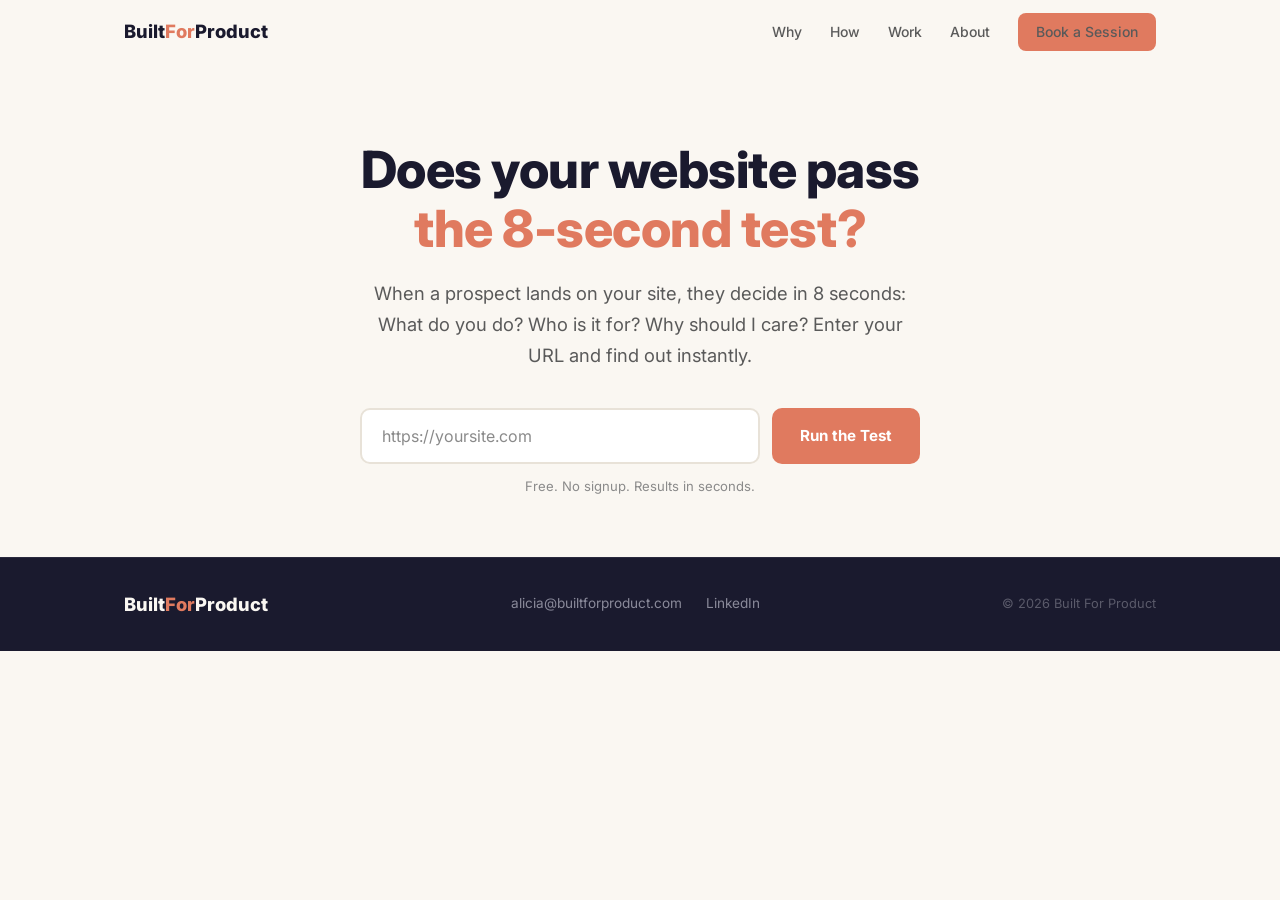
<file: test/index.html>
<!DOCTYPE html>
<html lang="en">
<head>
  <meta charset="UTF-8">
  <meta name="viewport" content="width=device-width, initial-scale=1.0">
  <title>Instant 8-Second Website Test | Built For Product</title>
  <meta name="description" content="Does your website pass the 8-second test? Enter your URL and find out instantly. Free, no signup required.">
  <link rel="preconnect" href="https://fonts.googleapis.com">
  <link rel="preconnect" href="https://fonts.gstatic.com" crossorigin>
  <link href="https://fonts.googleapis.com/css2?family=Inter:wght@300;400;500;600;700;800&display=swap" rel="stylesheet">
  <link rel="stylesheet" href="../styles.css">
  <style>
    /* --- Test Page Specific --- */
    .test-hero {
      padding: 140px 0 60px;
      min-height: auto;
      text-align: center;
    }
    .test-hero h1 {
      max-width: 700px;
      margin: 0 auto;
    }
    .test-hero .hero-sub {
      max-width: 560px;
      margin: 20px auto 0;
      text-align: center;
    }

    /* URL Input */
    .url-form {
      max-width: 560px;
      margin: 36px auto 0;
      display: flex;
      gap: 12px;
    }
    .url-input {
      flex: 1;
      padding: 16px 20px;
      border: 2px solid var(--card-border);
      border-radius: 10px;
      background: var(--card-bg);
      font-family: 'Inter', system-ui, sans-serif;
      font-size: 1rem;
      color: var(--text);
      outline: none;
      transition: border-color 0.2s;
    }
    .url-input:focus {
      border-color: var(--accent);
    }
    .url-input::placeholder {
      color: var(--text-light);
    }
    .url-submit {
      padding: 16px 28px;
      background: var(--accent);
      color: var(--white);
      font-weight: 700;
      font-size: 0.95rem;
      border: none;
      border-radius: 10px;
      cursor: pointer;
      font-family: 'Inter', system-ui, sans-serif;
      transition: background 0.2s, transform 0.15s;
      white-space: nowrap;
    }
    .url-submit:hover {
      background: var(--accent-hover);
      transform: translateY(-1px);
    }
    .url-submit:disabled {
      opacity: 0.6;
      cursor: not-allowed;
      transform: none;
    }
    .url-note {
      text-align: center;
      font-size: 0.82rem;
      color: var(--text-light);
      margin-top: 12px;
    }

    /* Error */
    .url-error {
      text-align: center;
      font-size: 0.9rem;
      color: #E74C3C;
      margin-top: 12px;
      display: none;
    }

    /* Loading */
    .loading-section {
      display: none;
      text-align: center;
      padding: 80px 0 120px;
    }
    .loading-section.visible {
      display: block;
    }
    .loader {
      width: 60px;
      height: 60px;
      border: 4px solid var(--card-border);
      border-top-color: var(--accent);
      border-radius: 50%;
      animation: spin 0.8s linear infinite;
      margin: 0 auto 24px;
    }
    @keyframes spin {
      to { transform: rotate(360deg); }
    }
    .loading-steps {
      display: flex;
      flex-direction: column;
      gap: 10px;
      max-width: 320px;
      margin: 0 auto;
    }
    .loading-step {
      font-size: 0.9rem;
      color: var(--text-light);
      transition: color 0.3s;
    }
    .loading-step.active {
      color: var(--accent);
      font-weight: 600;
    }
    .loading-step.done {
      color: var(--text-muted);
    }

    /* Results */
    .results-section {
      display: none;
      padding: 80px 0;
    }
    .results-section.visible {
      display: block;
    }

    /* Score Ring */
    .score-header {
      text-align: center;
      margin-bottom: 48px;
    }
    .score-ring-wrap {
      position: relative;
      width: 180px;
      height: 180px;
      margin: 0 auto 24px;
    }
    .score-ring-bg,
    .score-ring-fill {
      position: absolute;
      top: 0; left: 0;
      width: 180px;
      height: 180px;
    }
    .score-ring-bg circle,
    .score-ring-fill circle {
      fill: none;
      stroke-width: 10;
      cx: 90;
      cy: 90;
      r: 80;
    }
    .score-ring-bg circle {
      stroke: var(--card-border);
    }
    .score-ring-fill circle {
      stroke: var(--accent);
      stroke-dasharray: 502.65;
      stroke-dashoffset: 502.65;
      stroke-linecap: round;
      transform: rotate(-90deg);
      transform-origin: center;
      transition: stroke-dashoffset 1.2s ease-out, stroke 0.3s;
    }
    .score-ring-fill.pass circle {
      stroke: #27AE60;
    }
    .score-ring-fill.fail circle {
      stroke: #E74C3C;
    }
    .score-number {
      position: absolute;
      top: 50%;
      left: 50%;
      transform: translate(-50%, -50%);
      font-size: 2.8rem;
      font-weight: 800;
      color: var(--primary);
    }
    .score-number span {
      font-size: 1.2rem;
      font-weight: 600;
      color: var(--text-light);
    }
    .score-verdict {
      font-size: 1.3rem;
      font-weight: 800;
    }
    .score-verdict.pass { color: #27AE60; }
    .score-verdict.fail { color: #E74C3C; }
    .score-site {
      font-size: 0.9rem;
      color: var(--text-light);
      margin-top: 4px;
    }

    /* Score Breakdown */
    .breakdown {
      display: grid;
      grid-template-columns: repeat(4, 1fr);
      gap: 20px;
      margin-bottom: 48px;
    }
    .breakdown-item {
      background: var(--card-bg);
      border: 1px solid var(--card-border);
      border-radius: var(--radius);
      padding: 24px 20px;
      text-align: center;
    }
    .breakdown-icon {
      width: 44px;
      height: 44px;
      border-radius: 50%;
      display: flex;
      align-items: center;
      justify-content: center;
      margin: 0 auto 12px;
      font-size: 1.2rem;
    }
    .breakdown-icon.good {
      background: #E8F8F0;
      color: #27AE60;
    }
    .breakdown-icon.warn {
      background: #FFF3E0;
      color: #F39C12;
    }
    .breakdown-icon.bad {
      background: #FDEBEB;
      color: #E74C3C;
    }
    .breakdown-score {
      font-size: 1.4rem;
      font-weight: 800;
      color: var(--primary);
      margin-bottom: 4px;
    }
    .breakdown-label {
      font-size: 0.78rem;
      font-weight: 700;
      text-transform: uppercase;
      letter-spacing: 0.8px;
      color: var(--text-light);
      margin-bottom: 8px;
    }
    .breakdown-detail {
      font-size: 0.82rem;
      color: var(--text-muted);
      line-height: 1.5;
    }

    /* Timeline */
    .timeline-section {
      margin-bottom: 48px;
    }
    .timeline-section h2 {
      margin-bottom: 20px;
    }
    .timeline-card {
      display: flex;
      gap: 16px;
      align-items: flex-start;
      background: var(--card-bg);
      border: 1px solid var(--card-border);
      border-radius: var(--radius);
      padding: 20px 24px;
      margin-bottom: 12px;
    }
    .timeline-badge {
      width: 48px;
      height: 48px;
      border-radius: 50%;
      display: flex;
      align-items: center;
      justify-content: center;
      font-weight: 800;
      font-size: 0.7rem;
      color: white;
      flex-shrink: 0;
    }
    .timeline-badge.good { background: #27AE60; }
    .timeline-badge.warn { background: #F39C12; }
    .timeline-badge.bad { background: #E74C3C; }
    .timeline-content { flex: 1; }
    .timeline-content strong {
      display: block;
      font-size: 0.95rem;
      color: var(--primary);
      margin-bottom: 4px;
    }
    .timeline-content .timeline-quote {
      font-style: italic;
      color: var(--accent);
      font-size: 0.88rem;
      margin-bottom: 6px;
    }
    .timeline-content p {
      font-size: 0.85rem;
      color: var(--text-muted);
      line-height: 1.55;
    }

    /* Findings */
    .findings {
      margin-bottom: 48px;
    }
    .findings h2 {
      margin-bottom: 20px;
    }
    .finding-card {
      background: var(--card-bg);
      border: 1px solid var(--card-border);
      border-radius: var(--radius);
      padding: 24px 28px;
      margin-bottom: 16px;
      border-left: 4px solid var(--accent);
    }
    .finding-card.severity-high { border-left-color: #E74C3C; }
    .finding-card.severity-medium { border-left-color: #F39C12; }
    .finding-card.severity-low { border-left-color: #27AE60; }
    .finding-num {
      font-size: 0.65rem;
      font-weight: 700;
      text-transform: uppercase;
      letter-spacing: 1px;
      color: var(--accent);
      margin-bottom: 6px;
    }
    .finding-card h3 {
      font-size: 1rem;
      margin-bottom: 10px;
    }
    .finding-row {
      display: flex;
      gap: 8px;
      margin-bottom: 6px;
      font-size: 0.85rem;
      line-height: 1.55;
    }
    .finding-row-label {
      font-weight: 700;
      color: var(--primary);
      white-space: nowrap;
      min-width: 100px;
    }
    .finding-row-text {
      color: var(--text-muted);
    }

    /* Quick Wins */
    .quickwins {
      margin-bottom: 48px;
    }
    .quickwins h2 {
      margin-bottom: 20px;
    }
    .quickwin-item {
      display: flex;
      gap: 14px;
      align-items: flex-start;
      padding: 16px 0;
      border-bottom: 1px solid var(--card-border);
    }
    .quickwin-item:last-child { border-bottom: none; }
    .quickwin-num {
      width: 32px;
      height: 32px;
      background: var(--accent);
      color: white;
      font-weight: 800;
      font-size: 0.8rem;
      border-radius: 50%;
      display: flex;
      align-items: center;
      justify-content: center;
      flex-shrink: 0;
    }
    .quickwin-text {
      font-size: 0.9rem;
      color: var(--text);
      line-height: 1.55;
    }
    .quickwin-text strong {
      display: block;
      margin-bottom: 2px;
    }

    /* CTA Section */
    .results-cta {
      background: var(--primary);
      border-radius: var(--radius-lg);
      padding: 48px 40px;
      text-align: center;
    }
    .results-cta h2 {
      color: var(--cream);
      font-size: 1.5rem;
      margin-bottom: 12px;
    }
    .results-cta p {
      color: #A0A0B0;
      font-size: 0.95rem;
      max-width: 520px;
      margin: 0 auto 28px;
      line-height: 1.65;
    }
    .results-cta .btn {
      margin-right: 12px;
      margin-bottom: 12px;
    }

    /* Try Again */
    .try-again {
      text-align: center;
      margin-top: 32px;
    }
    .try-again a {
      color: var(--accent);
      font-weight: 600;
      font-size: 0.9rem;
      cursor: pointer;
    }
    .try-again a:hover {
      text-decoration: underline;
    }

    /* Email Gate */
    .gate-section {
      display: none;
      padding: 80px 0 120px;
      text-align: center;
    }
    .gate-section.visible {
      display: block;
    }
    .gate-card {
      background: var(--card-bg);
      border: 1px solid var(--card-border);
      border-radius: var(--radius-lg);
      padding: 48px 40px;
      max-width: 480px;
      margin: 0 auto;
      box-shadow: 0 8px 40px rgba(0,0,0,0.06);
    }
    .gate-icon {
      width: 64px;
      height: 64px;
      background: #FDF0EB;
      border-radius: 50%;
      display: flex;
      align-items: center;
      justify-content: center;
      margin: 0 auto 20px;
      font-size: 1.8rem;
    }
    .gate-card h2 {
      font-size: 1.4rem;
      margin-bottom: 8px;
    }
    .gate-card .gate-sub {
      font-size: 0.95rem;
      color: var(--text-muted);
      margin-bottom: 24px;
      line-height: 1.6;
    }
    .gate-form {
      display: flex;
      flex-direction: column;
      gap: 12px;
    }
    .gate-input {
      padding: 14px 18px;
      border: 2px solid var(--card-border);
      border-radius: 8px;
      background: var(--bg);
      font-family: 'Inter', system-ui, sans-serif;
      font-size: 0.95rem;
      color: var(--text);
      outline: none;
      transition: border-color 0.2s;
      text-align: center;
    }
    .gate-input:focus {
      border-color: var(--accent);
    }
    .gate-input::placeholder {
      color: var(--text-light);
    }
    .gate-submit {
      padding: 14px 28px;
      background: var(--accent);
      color: var(--white);
      font-weight: 700;
      font-size: 0.95rem;
      border: none;
      border-radius: 8px;
      cursor: pointer;
      font-family: 'Inter', system-ui, sans-serif;
      transition: background 0.2s, transform 0.15s;
    }
    .gate-submit:hover {
      background: var(--accent-hover);
      transform: translateY(-1px);
    }
    .gate-note {
      font-size: 0.78rem;
      color: var(--text-light);
      margin-top: 8px;
    }
    .gate-preview {
      display: flex;
      justify-content: center;
      gap: 24px;
      margin-bottom: 24px;
      padding: 16px;
      background: var(--bg);
      border-radius: 10px;
    }
    .gate-preview-item {
      display: flex;
      flex-direction: column;
      align-items: center;
      gap: 4px;
    }
    .gate-preview-label {
      font-size: 0.7rem;
      font-weight: 700;
      text-transform: uppercase;
      letter-spacing: 0.8px;
      color: var(--text-light);
    }
    .gate-preview-val {
      font-size: 1.1rem;
      font-weight: 800;
      color: var(--primary);
    }
    .gate-preview-val.tease {
      filter: blur(6px);
      user-select: none;
    }

    @media (max-width: 768px) {
      .url-form {
        flex-direction: column;
      }
      .breakdown {
        grid-template-columns: repeat(2, 1fr);
      }
      .test-hero {
        padding: 110px 0 40px;
      }
      .gate-card {
        padding: 32px 24px;
      }
    }
    @media (max-width: 480px) {
      .breakdown {
        grid-template-columns: 1fr;
      }
    }
  </style>
</head>
<body>

  <!-- NAV -->
  <nav class="nav">
    <div class="container nav-inner">
      <a href="../" class="logo">Built<span>For</span>Product</a>
      <div class="nav-links">
        <a href="../#problem">Why</a>
        <a href="../#how">How</a>
        <a href="../#work">Work</a>
        <a href="../#about">About</a>
        <a href="https://calendar.app.google/iBGwLPBiHCUy7S1s6" class="btn btn-sm">Book a Session</a>
      </div>
      <button class="mobile-toggle" aria-label="Menu">
        <span></span><span></span><span></span>
      </button>
    </div>
  </nav>

  <!-- HERO + INPUT -->
  <section class="hero test-hero" id="test-input">
    <div class="container">
      <h1>Does your website pass<br><span class="highlight">the 8-second test?</span></h1>
      <p class="hero-sub">When a prospect lands on your site, they decide in 8 seconds: What do you do? Who is it for? Why should I care? Enter your URL and find out instantly.</p>
      <div class="url-form">
        <input type="url" class="url-input" id="urlInput" placeholder="https://yoursite.com" autocomplete="url">
        <button class="url-submit" id="runTest" onclick="runTest()">Run the Test</button>
      </div>
      <p class="url-note">Free. No signup. Results in seconds.</p>
      <p class="url-error" id="urlError"></p>
    </div>
  </section>

  <!-- LOADING -->
  <section class="loading-section" id="loadingSection">
    <div class="container">
      <div class="loader"></div>
      <div class="loading-steps">
        <div class="loading-step" id="step1">Fetching your website...</div>
        <div class="loading-step" id="step2">Scanning headline clarity...</div>
        <div class="loading-step" id="step3">Checking audience signals...</div>
        <div class="loading-step" id="step4">Evaluating CTAs and trust...</div>
      </div>
    </div>
  </section>

  <!-- EMAIL GATE -->
  <section class="gate-section" id="gateSection">
    <div class="container">
      <div class="gate-card">
        <div class="gate-icon">&#9889;</div>
        <h2>Your results are ready</h2>
        <p class="gate-sub">Enter your email to see your score, breakdown, and what to fix first.</p>
        <div class="gate-preview">
          <div class="gate-preview-item">
            <span class="gate-preview-label">Score</span>
            <span class="gate-preview-val tease" id="gateScorePreview">72</span>
          </div>
          <div class="gate-preview-item">
            <span class="gate-preview-label">Verdict</span>
            <span class="gate-preview-val tease" id="gateVerdictPreview">Pass</span>
          </div>
          <div class="gate-preview-item">
            <span class="gate-preview-label">Findings</span>
            <span class="gate-preview-val tease" id="gateFindingsPreview">3</span>
          </div>
        </div>
        <div class="gate-form">
          <input type="email" class="gate-input" id="gateEmail" placeholder="your@email.com" autocomplete="email">
          <input type="text" class="gate-input" id="gateName" placeholder="First name (optional)">
          <button class="gate-submit" onclick="unlockResults()">Show My Results</button>
        </div>
        <p class="gate-note">No spam. Just your results — and maybe a follow-up if I spot something worth flagging.</p>
      </div>
    </div>
  </section>

  <!-- RESULTS -->
  <section class="results-section" id="resultsSection">
    <div class="container">

      <!-- Score -->
      <div class="score-header">
        <div class="score-ring-wrap">
          <svg class="score-ring-bg" viewBox="0 0 180 180"><circle></circle></svg>
          <svg class="score-ring-fill" id="scoreRing" viewBox="0 0 180 180"><circle></circle></svg>
          <div class="score-number" id="scoreNumber">0<span>/100</span></div>
        </div>
        <div class="score-verdict" id="scoreVerdict"></div>
        <div class="score-site" id="scoreSite"></div>
      </div>

      <!-- Breakdown -->
      <div class="breakdown" id="breakdown"></div>

      <!-- 8-Second Timeline -->
      <div class="timeline-section" id="timelineSection">
        <h2>What a visitor sees in 8 seconds</h2>
        <div id="timelineCards"></div>
      </div>

      <!-- Findings -->
      <div class="findings" id="findings">
        <h2>What we found</h2>
      </div>

      <!-- Quick Wins -->
      <div class="quickwins" id="quickwins">
        <h2>Fix these first</h2>
        <div id="quickwinsList"></div>
      </div>

      <!-- CTA -->
      <div style="background:#1A1A2E; border-radius:16px; padding:48px 40px; text-align:center; position:relative; z-index:1;">
        <h2 style="color:#FAF7F2; font-size:1.5rem; margin-bottom:12px;">This test scores the structure.<br>The full review catches what's actually costing you deals.</h2>
        <p style="color:#A0A0B0; font-size:0.95rem; max-width:540px; margin:0 auto 28px; line-height:1.65;">What you just saw is automated. The full review is different — I personally look at your site, write up specific rewrites for your business, and send you a one-pager. Free. Within a week.</p>
        <div style="display:flex; justify-content:center; gap:16px; flex-wrap:wrap;">
          <button id="requestReviewBtn" onclick="requestFullReview()" style="display:inline-block; background:#FFFFFF; color:#1A1A2E; font-weight:600; font-size:0.95rem; padding:14px 28px; border-radius:8px; border:none; cursor:pointer; font-family:'Inter',system-ui,sans-serif;">Request the Full Review (Free)</button>
          <a href="https://calendar.app.google/iBGwLPBiHCUy7S1s6" target="_blank" rel="noopener" style="display:inline-block; background:#E07A5F; color:#FFFFFF; font-weight:600; font-size:0.95rem; padding:14px 28px; border-radius:8px; text-decoration:none; cursor:pointer;">Book a Free 30-Min Call</a>
        </div>
        <p id="reviewConfirmation" style="display:none; color:#27AE60; font-size:0.95rem; margin-top:20px; font-weight:600;"></p>
      </div>

      <!-- Try Again -->
      <div style="text-align:center; margin-top:32px;">
        <a onclick="resetTest()" style="color:#E07A5F; font-weight:600; font-size:0.9rem; cursor:pointer; text-decoration:none;">Test another site</a>
      </div>
    </div>
  </section>

  <!-- FOOTER -->
  <footer class="footer">
    <div class="container footer-inner">
      <a href="../" class="logo logo-footer">Built<span>For</span>Product</a>
      <div class="footer-links">
        <a href="mailto:alicia@builtforproduct.com">alicia@builtforproduct.com</a>
        <a href="https://linkedin.com/in/alicia-a-yanez" target="_blank" rel="noopener">LinkedIn</a>
      </div>
      <p class="footer-copy">&copy; 2026 Built For Product</p>
    </div>
  </footer>

  <script>
    // Mobile nav toggle
    const toggle = document.querySelector('.mobile-toggle');
    const navLinksEl = document.querySelector('.nav-links');
    toggle.addEventListener('click', () => {
      navLinksEl.classList.toggle('open');
      toggle.classList.toggle('open');
    });
    navLinksEl.querySelectorAll('a').forEach(link => {
      link.addEventListener('click', () => {
        navLinksEl.classList.remove('open');
        toggle.classList.remove('open');
      });
    });
    window.addEventListener('scroll', () => {
      document.querySelector('.nav').classList.toggle('scrolled', window.scrollY > 20);
    });

    // Allow Enter key to submit
    document.getElementById('urlInput').addEventListener('keydown', function(e) {
      if (e.key === 'Enter') runTest();
    });

    // =====================
    // ANALYSIS ENGINE
    // =====================

    function normalizeUrl(url) {
      url = url.trim();
      if (!url) return null;
      if (!/^https?:\/\//i.test(url)) url = 'https://' + url;
      try { new URL(url); return url; }
      catch { return null; }
    }

    async function fetchSiteHtml(url) {
      // Try multiple CORS proxies for reliability
      const proxies = [
        u => `https://api.allorigins.win/get?url=${encodeURIComponent(u)}`,
        u => `https://api.codetabs.com/v1/proxy?quest=${encodeURIComponent(u)}`,
        u => `https://corsproxy.io/?${encodeURIComponent(u)}`,
        u => `https://api.allorigins.win/raw?url=${encodeURIComponent(u)}`,
      ];
      for (const proxy of proxies) {
        try {
          const res = await fetch(proxy(url), { signal: AbortSignal.timeout(15000) });
          if (res.ok) {
            const text = await res.text();
            // allorigins /get endpoint wraps in JSON
            try {
              const json = JSON.parse(text);
              if (json.contents) return json.contents;
            } catch {}
            // If it's raw HTML, return directly
            if (text.includes('<') && text.length > 100) return text;
          }
        } catch {}
      }
      return null;
    }

    function analyzeHtml(html, url) {
      const parser = new DOMParser();
      const doc = parser.parseFromString(html, 'text/html');
      const body = doc.body;
      if (!body) return null;

      // Helper: get visible text from elements
      const getText = (els) => Array.from(els).map(e => e.textContent.trim()).filter(Boolean);
      const getFirst = (sel) => { const el = doc.querySelector(sel); return el ? el.textContent.trim() : ''; };

      // All visible text (first ~2000 chars to simulate above the fold)
      const allText = body.textContent.replace(/\s+/g, ' ').trim().slice(0, 3000).toLowerCase();

      // ============================
      // 1. HEADLINE CLARITY (25 pts)
      // ============================
      let headlineScore = 0;
      let headlineDetail = '';
      const h1 = getFirst('h1');
      const h2s = getText(doc.querySelectorAll('h2'));
      const headline = h1 || h2s[0] || '';

      if (h1) {
        headlineScore += 10; // Has an H1
        if (h1.length > 5 && h1.length < 80) {
          headlineScore += 8; // Good length
          headlineDetail = `"${h1.slice(0, 60)}${h1.length > 60 ? '...' : ''}" — clear and concise.`;
        } else if (h1.length >= 80) {
          headlineScore += 3;
          headlineDetail = `Your headline is ${h1.length} characters — too long. Aim for under 60.`;
        } else {
          headlineScore += 4;
          headlineDetail = `Your headline is very short. Make sure it communicates what you do.`;
        }
        // Penalize generic headlines
        const genericWords = ['welcome', 'home', 'hello', 'landing page', 'coming soon'];
        const isGeneric = genericWords.some(w => h1.toLowerCase().includes(w));
        if (!isGeneric) {
          headlineScore += 7;
        } else {
          headlineDetail = `"${h1.slice(0, 40)}" is too generic. Your headline should say what you do, not greet people.`;
        }
      } else if (h2s.length > 0) {
        headlineScore += 8;
        headlineDetail = `No H1 tag found — your site uses H2s instead. Add a clear H1 headline.`;
      } else {
        headlineDetail = `No headline found. A visitor has no idea what you do in the first 2 seconds.`;
      }

      // ============================
      // 2. AUDIENCE SIGNAL (25 pts)
      // ============================
      let audienceScore = 0;
      let audienceDetail = '';

      // Check for audience-targeting language
      const audiencePatterns = [
        /\bfor (founders|startups|teams|developers|creators|businesses|companies|brands|agencies|marketers|designers|engineers|leaders|managers|professionals|freelancers|entrepreneurs)\b/i,
        /\b(founders|startups|small businesses|enterprises|teams|developers|creators|brands)\b.*\b(need|want|struggle|deserve|can|should)\b/i,
        /\bwhether you['']re\b/i,
        /\bbuilt for\b/i,
        /\bdesigned for\b/i,
        /\bmade for\b/i,
        /\bperfect for\b/i,
        /\bideal for\b/i,
        /\b(saas|b2b|b2c|e-?commerce|marketplace|fintech|healthtech|edtech)\b/i,
      ];

      let audienceMatches = 0;
      audiencePatterns.forEach(p => { if (p.test(allText)) audienceMatches++; });

      if (audienceMatches >= 3) {
        audienceScore = 25;
        audienceDetail = 'Your copy clearly signals who this is for. A visitor self-selects quickly.';
      } else if (audienceMatches >= 2) {
        audienceScore = 20;
        audienceDetail = 'Some audience signals present, but could be more specific about who this is for.';
      } else if (audienceMatches >= 1) {
        audienceScore = 12;
        audienceDetail = 'Weak audience signal. A visitor can\'t quickly tell if this is for them.';
      } else {
        audienceScore = 4;
        audienceDetail = 'No clear audience targeting. Your site talks about what you do but not who it\'s for.';
      }

      // Bonus: check subheadline/hero paragraph
      const heroParagraphs = doc.querySelectorAll('h1 + p, h1 ~ p, .hero p, [class*="hero"] p, [class*="subtitle"], [class*="subhead"]');
      if (heroParagraphs.length > 0) {
        audienceScore = Math.min(25, audienceScore + 3);
      }

      // ============================
      // 3. CLEAR CTA (25 pts)
      // ============================
      let ctaScore = 0;
      let ctaDetail = '';

      const buttons = doc.querySelectorAll('button, a[class*="btn"], a[class*="button"], a[class*="cta"], [class*="btn"], input[type="submit"], a[role="button"]');
      const links = doc.querySelectorAll('a[href]');
      const ctaWords = /\b(get started|sign up|start|try|book|schedule|demo|contact|buy|subscribe|join|download|learn more|request|free trial|start free|get access)\b/i;

      let ctaCount = 0;
      let ctaTexts = [];
      buttons.forEach(btn => {
        const text = btn.textContent.trim();
        if (ctaWords.test(text)) {
          ctaCount++;
          ctaTexts.push(text.slice(0, 40));
        }
      });

      // Also check links that look like CTAs
      links.forEach(link => {
        const text = link.textContent.trim();
        if (ctaWords.test(text) && text.length < 50) {
          ctaCount++;
          ctaTexts.push(text.slice(0, 40));
        }
      });
      // Deduplicate
      ctaTexts = [...new Set(ctaTexts)];
      ctaCount = ctaTexts.length;

      if (ctaCount === 1) {
        ctaScore = 25;
        ctaDetail = `One clear CTA: "${ctaTexts[0]}". Focused and decisive.`;
      } else if (ctaCount === 2) {
        ctaScore = 20;
        ctaDetail = `Two CTAs found. Consider which one is the primary action — too many choices slows decisions.`;
      } else if (ctaCount >= 3) {
        ctaScore = 14;
        ctaDetail = `${ctaCount} CTAs competing for attention. When everything is a call to action, nothing is.`;
      } else {
        // Check for any button at all
        if (buttons.length > 0) {
          ctaScore = 10;
          ctaDetail = 'Buttons found, but none have clear action language. Use verbs: "Get Started", "Book a Demo".';
        } else {
          ctaScore = 2;
          ctaDetail = 'No clear call to action found. A visitor doesn\'t know what to do next.';
        }
      }

      // ============================
      // 4. TRUST SIGNALS (25 pts)
      // ============================
      let trustScore = 0;
      let trustDetail = '';
      let trustSignals = [];

      // Social proof: testimonials, quotes
      const hasTestimonials = doc.querySelectorAll('blockquote, [class*="testimonial"], [class*="review"], [class*="quote"]').length > 0;
      if (hasTestimonials) { trustScore += 8; trustSignals.push('testimonials'); }

      // Logos / brand mentions
      const logoEls = doc.querySelectorAll('[class*="logo"], [class*="brand"], [class*="partner"], [class*="client"], [class*="trusted"]');
      const hasLogos = Array.from(logoEls).some(el => {
        // Filter out the site's own logo
        return !el.closest('nav') && !el.closest('footer') && !el.closest('header');
      });
      if (hasLogos) { trustScore += 6; trustSignals.push('company logos'); }

      // Numbers / metrics
      const numberPatterns = /\b(\d{1,3}[,.]?\d{3}\+?|\d+%|\$\d+[MBK]?|\d+x|\d+\+)\b/;
      if (numberPatterns.test(allText)) { trustScore += 5; trustSignals.push('concrete numbers'); }

      // Social proof words
      const proofWords = /\b(trusted by|used by|loved by|customers|clients|companies|teams use|people use|stars?|rating)\b/i;
      if (proofWords.test(allText)) { trustScore += 3; trustSignals.push('proof language'); }

      // Images (non-icon)
      const images = doc.querySelectorAll('img[src]');
      const hasContentImages = Array.from(images).some(img => {
        const src = (img.getAttribute('src') || '').toLowerCase();
        return !src.includes('icon') && !src.includes('logo') && (img.width > 100 || !img.width);
      });
      if (hasContentImages) { trustScore += 3; trustSignals.push('visual content'); }

      trustScore = Math.min(25, trustScore);

      if (trustScore >= 20) {
        trustDetail = `Strong trust signals: ${trustSignals.join(', ')}. Visitors see proof fast.`;
      } else if (trustScore >= 12) {
        trustDetail = `Some trust signals (${trustSignals.join(', ')}), but there's room to add more social proof above the fold.`;
      } else if (trustScore > 0) {
        trustDetail = `Minimal trust signals. Add testimonials, customer logos, or concrete numbers.`;
      } else {
        trustDetail = 'No trust signals found. No testimonials, no logos, no numbers. A visitor has no reason to believe you.';
      }

      // ============================
      // TOTAL
      // ============================
      const total = headlineScore + audienceScore + ctaScore + trustScore;
      const pass = total >= 60;

      // Build findings
      const findings = [];
      const scores = [
        { label: 'Headline', score: headlineScore, max: 25, detail: headlineDetail },
        { label: 'Audience', score: audienceScore, max: 25, detail: audienceDetail },
        { label: 'CTA', score: ctaScore, max: 25, detail: ctaDetail },
        { label: 'Trust', score: trustScore, max: 25, detail: trustDetail },
      ];

      // Sort worst first for findings
      const sorted = [...scores].sort((a, b) => (a.score / a.max) - (b.score / b.max));
      sorted.forEach(s => {
        if (s.score < s.max) {
          findings.push({ area: s.label, detail: s.detail, severity: s.score < 12 ? 'high' : s.score < 20 ? 'medium' : 'low' });
        }
      });

      // ============================
      // TIMELINE
      // ============================
      const timeline = [];

      // 0-2s: First impression — headline
      if (h1) {
        const h1Good = headlineScore >= 20;
        timeline.push({
          time: '0–2s',
          label: 'First impression',
          quote: h1.slice(0, 80),
          assessment: h1Good
            ? 'Your headline lands. A visitor immediately gets a signal about what this is.'
            : h1.length >= 80
              ? 'Your headline is too long to scan in 2 seconds. By the time they parse it, they\'re already deciding to leave.'
              : 'Your headline is vague. A visitor can\'t tell what you do from the first thing they read.',
          level: h1Good ? 'good' : headlineScore >= 12 ? 'warn' : 'bad'
        });
      } else {
        timeline.push({
          time: '0–2s',
          label: 'First impression',
          quote: '(no headline found)',
          assessment: 'There\'s no clear headline. A visitor\'s eyes have nowhere to land. They\'re already confused.',
          level: 'bad'
        });
      }

      // 2-5s: Value understanding — subheadline + audience
      const subEl = doc.querySelector('h1 + p, h1 ~ p, [class*="hero"] p, [class*="subtitle"], [class*="sub"]');
      const subText = subEl ? subEl.textContent.trim().slice(0, 120) : '';
      if (subText && audienceScore >= 15) {
        timeline.push({
          time: '2–5s',
          label: 'Who is this for?',
          quote: subText + (subText.length >= 120 ? '...' : ''),
          assessment: 'Your supporting copy helps a visitor self-select. They can tell if this is for them.',
          level: 'good'
        });
      } else if (subText) {
        timeline.push({
          time: '2–5s',
          label: 'Who is this for?',
          quote: subText + (subText.length >= 120 ? '...' : ''),
          assessment: 'There\'s supporting text, but it doesn\'t clearly signal who this product is for. A visitor is still wondering: "Is this for me?"',
          level: 'warn'
        });
      } else {
        timeline.push({
          time: '2–5s',
          label: 'Who is this for?',
          quote: '(no supporting text found)',
          assessment: 'After the headline, there\'s nothing to elaborate. A visitor has to scroll and hunt for context — most won\'t.',
          level: 'bad'
        });
      }

      // 5-8s: Decision moment — CTA
      if (ctaTexts.length === 1) {
        timeline.push({
          time: '5–8s',
          label: 'What should I do?',
          quote: ctaTexts[0],
          assessment: 'One clear call to action. The visitor knows exactly what step to take. No decision fatigue.',
          level: 'good'
        });
      } else if (ctaTexts.length >= 2) {
        timeline.push({
          time: '5–8s',
          label: 'What should I do?',
          quote: ctaTexts.slice(0, 3).join('" / "'),
          assessment: `${ctaTexts.length} competing actions visible. The visitor has to think about which one to click — and thinking means leaving.`,
          level: ctaTexts.length <= 2 ? 'warn' : 'bad'
        });
      } else {
        timeline.push({
          time: '5–8s',
          label: 'What should I do?',
          quote: '(no clear CTA found)',
          assessment: 'No obvious next step. The 8 seconds are up and the visitor has no door to walk through. They leave.',
          level: 'bad'
        });
      }

      // ============================
      // RICH FINDINGS
      // ============================
      const richFindings = [];

      if (headlineScore < 25) {
        const whatsHappening = headlineScore === 0
          ? 'No H1 headline on the page.'
          : headlineScore < 15
            ? `Your headline "${h1.slice(0, 50)}${h1.length > 50 ? '...' : ''}" doesn't clearly communicate what you do.`
            : `Your headline works but has room to be sharper.`;
        const whyItMatters = headlineScore < 15
          ? 'The headline is the single most-read element on any page. If it doesn\'t land in 2 seconds, nothing else matters.'
          : 'A good headline converts scanners into readers. A great one makes them stay.';
        const fix = headlineScore === 0
          ? 'Add an H1 tag that completes the sentence: "We help [audience] do [thing] so they can [outcome]."'
          : h1 && h1.length >= 80
            ? 'Cut your headline to under 60 characters. Remove any word that doesn\'t earn its place.'
            : 'Rewrite to pass the "stranger test": would someone with no context know what you do after reading just this line?';
        richFindings.push({ area: 'Headline Clarity', severity: headlineScore < 12 ? 'high' : headlineScore < 20 ? 'medium' : 'low', whatsHappening, whyItMatters, fix });
      }

      if (audienceScore < 25) {
        const whatsHappening = audienceScore <= 8
          ? 'Your page doesn\'t identify who this product is for.'
          : audienceScore < 20
            ? 'There are hints about your audience, but nothing specific enough to make someone say "this is for me."'
            : 'Audience signals present but could be stronger above the fold.';
        const whyItMatters = 'People don\'t buy products — they buy solutions to their problems. If they can\'t see themselves in your copy, they assume it\'s not for them.';
        const fix = audienceScore <= 8
          ? 'Add one line above the fold that names your audience: "For [specific role] who [specific problem]."'
          : 'Move your audience language higher on the page. The first screen should answer "who is this for?" without scrolling.';
        richFindings.push({ area: 'Audience Signal', severity: audienceScore < 12 ? 'high' : audienceScore < 20 ? 'medium' : 'low', whatsHappening, whyItMatters, fix });
      }

      if (ctaScore < 25) {
        const whatsHappening = ctaCount === 0
          ? 'No clear call-to-action button found on the page.'
          : ctaCount >= 3
            ? `${ctaCount} different CTAs competing for attention.`
            : 'CTA exists but the language could be more action-oriented.';
        const whyItMatters = ctaCount === 0
          ? 'Without a CTA, you\'re giving a tour with no exit to the gift shop. Visitors enjoy the view and leave.'
          : 'Every additional choice reduces the likelihood of any choice. One clear CTA converts better than three options.';
        const fix = ctaCount === 0
          ? 'Add one button above the fold with a specific action: "Start Free Trial", "Book a Demo", or "See How It Works".'
          : ctaCount >= 3
            ? 'Pick your #1 desired action and make it the only primary button. Demote everything else to text links.'
            : 'Use a verb that tells them what happens next: "Get Started" beats "Learn More". "Book a Demo" beats "Contact Us".';
        richFindings.push({ area: 'Call to Action', severity: ctaScore < 12 ? 'high' : ctaScore < 20 ? 'medium' : 'low', whatsHappening, whyItMatters, fix });
      }

      if (trustScore < 25) {
        const whatsHappening = trustScore === 0
          ? 'No social proof, testimonials, logos, or numbers anywhere on the page.'
          : trustScore < 12
            ? `Only minimal trust signals found (${trustSignals.join(', ')}). Not enough to build confidence.`
            : `Some trust signals present (${trustSignals.join(', ')}), but there\'s room to strengthen them.`;
        const whyItMatters = 'Trust is the #1 reason people don\'t convert. They believe you can do what you say — they just don\'t believe it yet. Proof closes that gap.';
        const fix = trustScore === 0
          ? 'Add one testimonial quote and one concrete number above the fold. Even "50+ teams use this" is better than nothing.'
          : !trustSignals.includes('testimonials')
            ? 'Add a real quote from a real user. One specific testimonial beats ten feature bullet points.'
            : !trustSignals.includes('concrete numbers')
              ? 'Add a number that proves impact: users, revenue generated, time saved, conversion rate. Specificity builds belief.'
              : 'Move your strongest proof higher on the page. Social proof below the fold is social proof most visitors never see.';
        richFindings.push({ area: 'Trust Signals', severity: trustScore < 12 ? 'high' : trustScore < 20 ? 'medium' : 'low', whatsHappening, whyItMatters, fix });
      }

      // ============================
      // QUICK WINS
      // ============================
      const quickWins = [];
      // Generate based on worst scores
      if (headlineScore < 20) quickWins.push({ title: 'Rewrite your headline', detail: 'Make it pass the stranger test: someone with zero context should know what you do after reading one line.' });
      if (audienceScore < 20) quickWins.push({ title: 'Name your audience above the fold', detail: 'Add "for [who]" language in the first screen. People need to see themselves before they\'ll keep reading.' });
      if (ctaCount === 0) quickWins.push({ title: 'Add a primary CTA button', detail: 'One button, one action, above the fold. Make the next step obvious.' });
      if (ctaCount >= 3) quickWins.push({ title: 'Reduce to one primary CTA', detail: 'Pick the action that matters most. Make everything else a text link or remove it.' });
      if (trustScore < 15) quickWins.push({ title: 'Add one testimonial or number', detail: 'A single quote from a real user, or one concrete metric, does more than a page of features.' });
      if (!subText) quickWins.push({ title: 'Add a subheadline', detail: 'One sentence under your H1 that explains the value. The headline hooks — the subheadline sells.' });
      // Always cap at 3
      const topWins = quickWins.slice(0, 3);
      // If we have fewer than 3, add generic good ones
      if (topWins.length < 3 && trustScore < 25) topWins.push({ title: 'Move social proof above the fold', detail: 'If visitors have to scroll to find your credibility, most will never see it.' });
      if (topWins.length < 3) topWins.push({ title: 'Test with a stranger', detail: 'Show your site to someone who\'s never seen it. Ask: "What do we do? Who is it for?" If they hesitate, you have work to do.' });

      return { total, pass, headline: h1 || '(none)', scores, findings: richFindings, timeline, quickWins: topWins.slice(0, 3) };
    }

    // =====================
    // UI
    // =====================

    async function runTest() {
      const input = document.getElementById('urlInput');
      const errorEl = document.getElementById('urlError');
      const btn = document.getElementById('runTest');

      errorEl.style.display = 'none';
      const url = normalizeUrl(input.value);

      if (!url) {
        errorEl.textContent = 'Please enter a valid URL (e.g. https://yoursite.com)';
        errorEl.style.display = 'block';
        return;
      }

      // Show loading
      btn.disabled = true;
      btn.textContent = 'Analyzing...';
      document.getElementById('test-input').style.display = 'none';
      const loading = document.getElementById('loadingSection');
      loading.classList.add('visible');

      // Animate steps
      const steps = ['step1', 'step2', 'step3', 'step4'];
      let currentStep = 0;
      document.getElementById(steps[0]).classList.add('active');

      const stepInterval = setInterval(() => {
        if (currentStep < steps.length) {
          document.getElementById(steps[currentStep]).classList.remove('active');
          document.getElementById(steps[currentStep]).classList.add('done');
        }
        currentStep++;
        if (currentStep < steps.length) {
          document.getElementById(steps[currentStep]).classList.add('active');
        }
      }, 800);

      // Fetch + analyze
      const html = await fetchSiteHtml(url);

      clearInterval(stepInterval);
      steps.forEach(s => {
        document.getElementById(s).classList.remove('active');
        document.getElementById(s).classList.add('done');
      });

      if (!html) {
        loading.classList.remove('visible');
        document.getElementById('test-input').style.display = '';
        errorEl.textContent = 'Couldn\'t fetch that site. Check the URL and try again, or the site may be blocking external access.';
        errorEl.style.display = 'block';
        btn.disabled = false;
        btn.textContent = 'Run the Test';
        return;
      }

      const result = analyzeHtml(html, url);
      if (!result) {
        loading.classList.remove('visible');
        document.getElementById('test-input').style.display = '';
        errorEl.textContent = 'Couldn\'t parse that site. It may use a format we can\'t analyze.';
        errorEl.style.display = 'block';
        btn.disabled = false;
        btn.textContent = 'Run the Test';
        return;
      }

      // Brief pause for effect, then show email gate
      await new Promise(r => setTimeout(r, 600));
      loading.classList.remove('visible');

      // Store result for after email gate
      window._pendingResult = result;
      window._pendingUrl = url;

      // Tease the score (blurred)
      document.getElementById('gateScorePreview').textContent = result.total;
      document.getElementById('gateVerdictPreview').textContent = result.pass ? 'Pass' : 'Fail';
      document.getElementById('gateFindingsPreview').textContent = result.findings.length;

      // Show email gate
      const gate = document.getElementById('gateSection');
      gate.classList.add('visible');
      gate.scrollIntoView({ behavior: 'smooth', block: 'center' });
      document.getElementById('gateEmail').focus();
    }

    function unlockResults() {
      const email = document.getElementById('gateEmail').value.trim();
      if (!email || !email.includes('@') || !email.includes('.')) {
        document.getElementById('gateEmail').style.borderColor = '#E74C3C';
        document.getElementById('gateEmail').focus();
        return;
      }

      const name = document.getElementById('gateName').value.trim();

      // Send lead data via mailto link opened in background
      // In production, this would hit a form endpoint (Formspree, Google Forms, etc.)
      // For now, store in localStorage and create a mailto
      const leads = JSON.parse(localStorage.getItem('bfp_leads') || '[]');
      leads.push({
        email,
        name,
        url: window._pendingUrl,
        score: window._pendingResult.total,
        pass: window._pendingResult.pass,
        timestamp: new Date().toISOString()
      });
      localStorage.setItem('bfp_leads', JSON.stringify(leads));

      // Also send via a hidden form to Formspree (free tier: 50/mo)
      // Replace YOUR_FORM_ID with actual Formspree endpoint
      const formData = new FormData();
      formData.append('email', email);
      formData.append('name', name || '(not provided)');
      formData.append('url', window._pendingUrl);
      formData.append('score', window._pendingResult.total);
      formData.append('verdict', window._pendingResult.pass ? 'Pass' : 'Fail');
      formData.append('_subject', `8-Second Test: ${new URL(window._pendingUrl).hostname} scored ${window._pendingResult.total}/100`);

      fetch('https://formspree.io/f/maqldpkw', { method: 'POST', body: formData, headers: { 'Accept': 'application/json' } });

      // Hide gate, show results
      document.getElementById('gateSection').classList.remove('visible');
      showResults(window._pendingResult, window._pendingUrl);
    }

    // Allow Enter on email field
    document.getElementById('gateEmail').addEventListener('keydown', function(e) {
      if (e.key === 'Enter') unlockResults();
    });
    document.getElementById('gateName').addEventListener('keydown', function(e) {
      if (e.key === 'Enter') unlockResults();
    });

    function requestFullReview() {
      const btn = document.getElementById('requestReviewBtn');
      const conf = document.getElementById('reviewConfirmation');

      // Pull stored lead info
      const leads = JSON.parse(localStorage.getItem('bfp_leads') || '[]');
      const lastLead = leads[leads.length - 1] || {};

      // Send to Formspree
      const formData = new FormData();
      formData.append('email', lastLead.email || 'unknown');
      formData.append('name', lastLead.name || '(not provided)');
      formData.append('url', lastLead.url || window._pendingUrl || 'unknown');
      formData.append('score', lastLead.score || '');
      formData.append('request', 'Full 8-Second Review');
      formData.append('_subject', `Full Review Request: ${lastLead.email} — ${lastLead.url || ''}`);

      fetch('https://formspree.io/f/maqldpkw', {
        method: 'POST',
        body: formData,
        headers: { 'Accept': 'application/json' }
      });

      // Update UI
      btn.textContent = 'Requested!';
      btn.disabled = true;
      btn.style.opacity = '0.6';
      btn.style.cursor = 'default';
      conf.textContent = "You're on the list. Expect a personalized review from Alicia within a week.";
      conf.style.display = 'block';
    }

    function showResults(result, url) {
      const section = document.getElementById('resultsSection');
      section.classList.add('visible');

      // Scroll to results
      section.scrollIntoView({ behavior: 'smooth', block: 'start' });

      // Animate score ring
      const ring = document.getElementById('scoreRing');
      const circumference = 2 * Math.PI * 80; // r=80
      const offset = circumference - (result.total / 100) * circumference;
      ring.classList.add(result.pass ? 'pass' : 'fail');
      setTimeout(() => {
        ring.querySelector('circle').style.strokeDashoffset = offset;
      }, 100);

      // Animate score number
      const numEl = document.getElementById('scoreNumber');
      animateNumber(numEl, result.total);

      // Verdict
      const verdict = document.getElementById('scoreVerdict');
      verdict.className = 'score-verdict ' + (result.pass ? 'pass' : 'fail');
      verdict.textContent = result.pass ? 'Passes the 8-Second Test' : 'Fails the 8-Second Test';

      // Site URL
      const siteEl = document.getElementById('scoreSite');
      try { siteEl.textContent = new URL(url).hostname; } catch { siteEl.textContent = url; }

      // Breakdown cards
      const breakdownEl = document.getElementById('breakdown');
      breakdownEl.innerHTML = '';
      const icons = {
        Headline: { good: '&#10003;', warn: '&#9888;', bad: '&#10007;' },
        Audience: { good: '&#10003;', warn: '&#9888;', bad: '&#10007;' },
        CTA: { good: '&#10003;', warn: '&#9888;', bad: '&#10007;' },
        Trust: { good: '&#10003;', warn: '&#9888;', bad: '&#10007;' },
      };
      const subtitles = {
        Headline: 'What do you do?',
        Audience: 'Who is it for?',
        CTA: 'What should I do?',
        Trust: 'Why believe you?',
      };

      result.scores.forEach(s => {
        const pct = s.score / s.max;
        const level = pct >= 0.8 ? 'good' : pct >= 0.5 ? 'warn' : 'bad';
        const card = document.createElement('div');
        card.className = 'breakdown-item';
        card.innerHTML = `
          <div class="breakdown-icon ${level}">${icons[s.label][level]}</div>
          <div class="breakdown-score">${s.score}/${s.max}</div>
          <div class="breakdown-label">${s.label}</div>
          <div class="breakdown-detail">${subtitles[s.label]}</div>
        `;
        breakdownEl.appendChild(card);
      });

      // Timeline
      const timelineEl = document.getElementById('timelineCards');
      timelineEl.innerHTML = '';
      result.timeline.forEach(t => {
        const card = document.createElement('div');
        card.className = 'timeline-card';
        card.innerHTML = `
          <div class="timeline-badge ${t.level}">${t.time}</div>
          <div class="timeline-content">
            <strong>${t.label}</strong>
            ${t.quote !== '(no headline found)' && t.quote !== '(no supporting text found)' && t.quote !== '(no clear CTA found)'
              ? `<div class="timeline-quote">"${t.quote}"</div>`
              : `<div class="timeline-quote" style="color:#E74C3C;">${t.quote}</div>`
            }
            <p>${t.assessment}</p>
          </div>
        `;
        timelineEl.appendChild(card);
      });

      // Findings
      const findingsEl = document.getElementById('findings');
      findingsEl.innerHTML = '<h2>What we found</h2>';
      result.findings.forEach((f, i) => {
        const card = document.createElement('div');
        card.className = `finding-card severity-${f.severity}`;
        card.innerHTML = `
          <div class="finding-num">Finding ${i + 1}</div>
          <h3>${f.area}</h3>
          <div class="finding-row">
            <span class="finding-row-label">What:</span>
            <span class="finding-row-text">${f.whatsHappening}</span>
          </div>
          <div class="finding-row">
            <span class="finding-row-label">Why it matters:</span>
            <span class="finding-row-text">${f.whyItMatters}</span>
          </div>
          <div class="finding-row">
            <span class="finding-row-label">Fix:</span>
            <span class="finding-row-text">${f.fix}</span>
          </div>
        `;
        findingsEl.appendChild(card);
      });

      // Quick Wins
      const winsEl = document.getElementById('quickwinsList');
      winsEl.innerHTML = '';
      result.quickWins.forEach((w, i) => {
        const item = document.createElement('div');
        item.className = 'quickwin-item';
        item.innerHTML = `
          <div class="quickwin-num">${i + 1}</div>
          <div class="quickwin-text">
            <strong>${w.title}</strong>
            ${w.detail}
          </div>
        `;
        winsEl.appendChild(item);
      });
    }

    function animateNumber(el, target) {
      let current = 0;
      const duration = 1200;
      const start = performance.now();
      function update(now) {
        const elapsed = now - start;
        const progress = Math.min(elapsed / duration, 1);
        // Ease out
        const eased = 1 - Math.pow(1 - progress, 3);
        current = Math.round(eased * target);
        el.innerHTML = `${current}<span>/100</span>`;
        if (progress < 1) requestAnimationFrame(update);
      }
      requestAnimationFrame(update);
    }

    function resetTest() {
      document.getElementById('resultsSection').classList.remove('visible');
      document.getElementById('test-input').style.display = '';
      document.getElementById('urlInput').value = '';
      document.getElementById('urlError').style.display = 'none';
      const btn = document.getElementById('runTest');
      btn.disabled = false;
      btn.textContent = 'Run the Test';

      // Reset loading steps
      ['step1', 'step2', 'step3', 'step4'].forEach(s => {
        const el = document.getElementById(s);
        el.classList.remove('active', 'done');
      });

      // Reset score ring
      const ring = document.getElementById('scoreRing');
      ring.classList.remove('pass', 'fail');
      ring.querySelector('circle').style.strokeDashoffset = 502.65;

      window.scrollTo({ top: 0, behavior: 'smooth' });
    }
  </script>

</body>
</html>
</file>
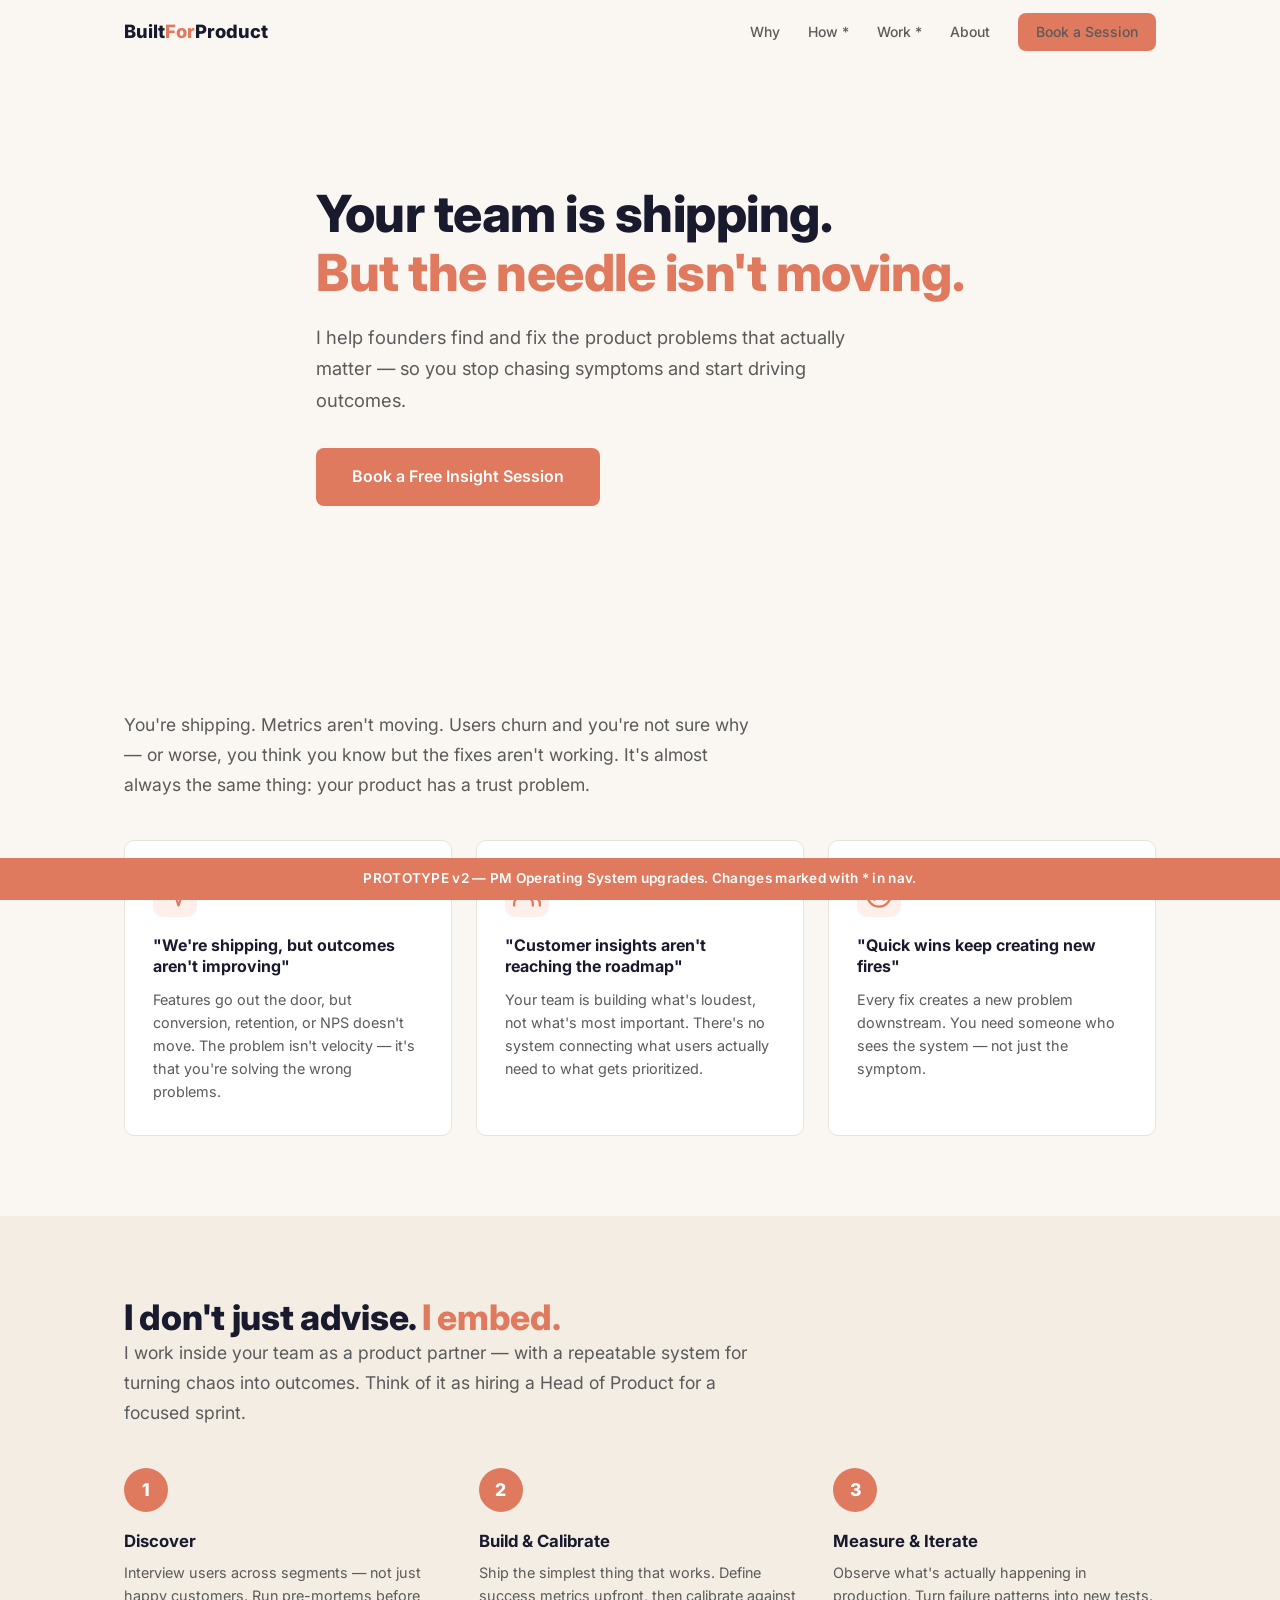
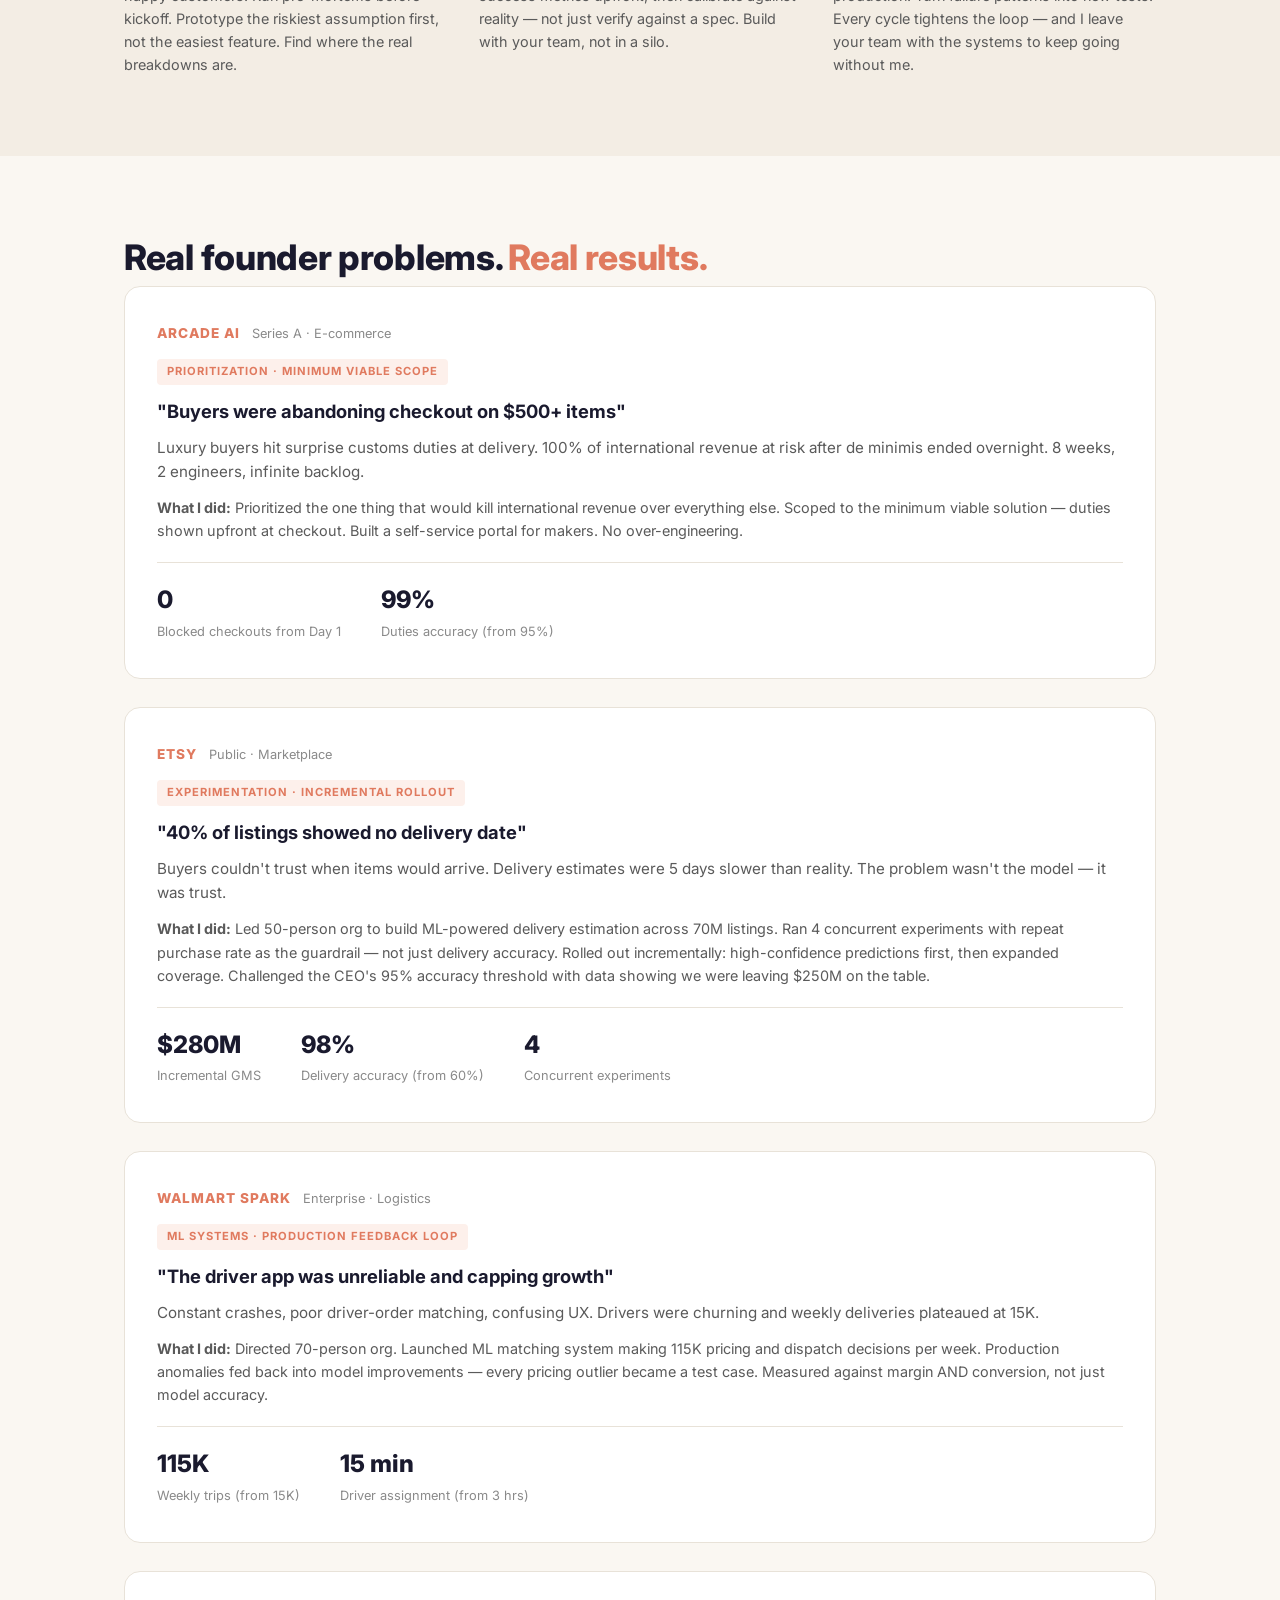
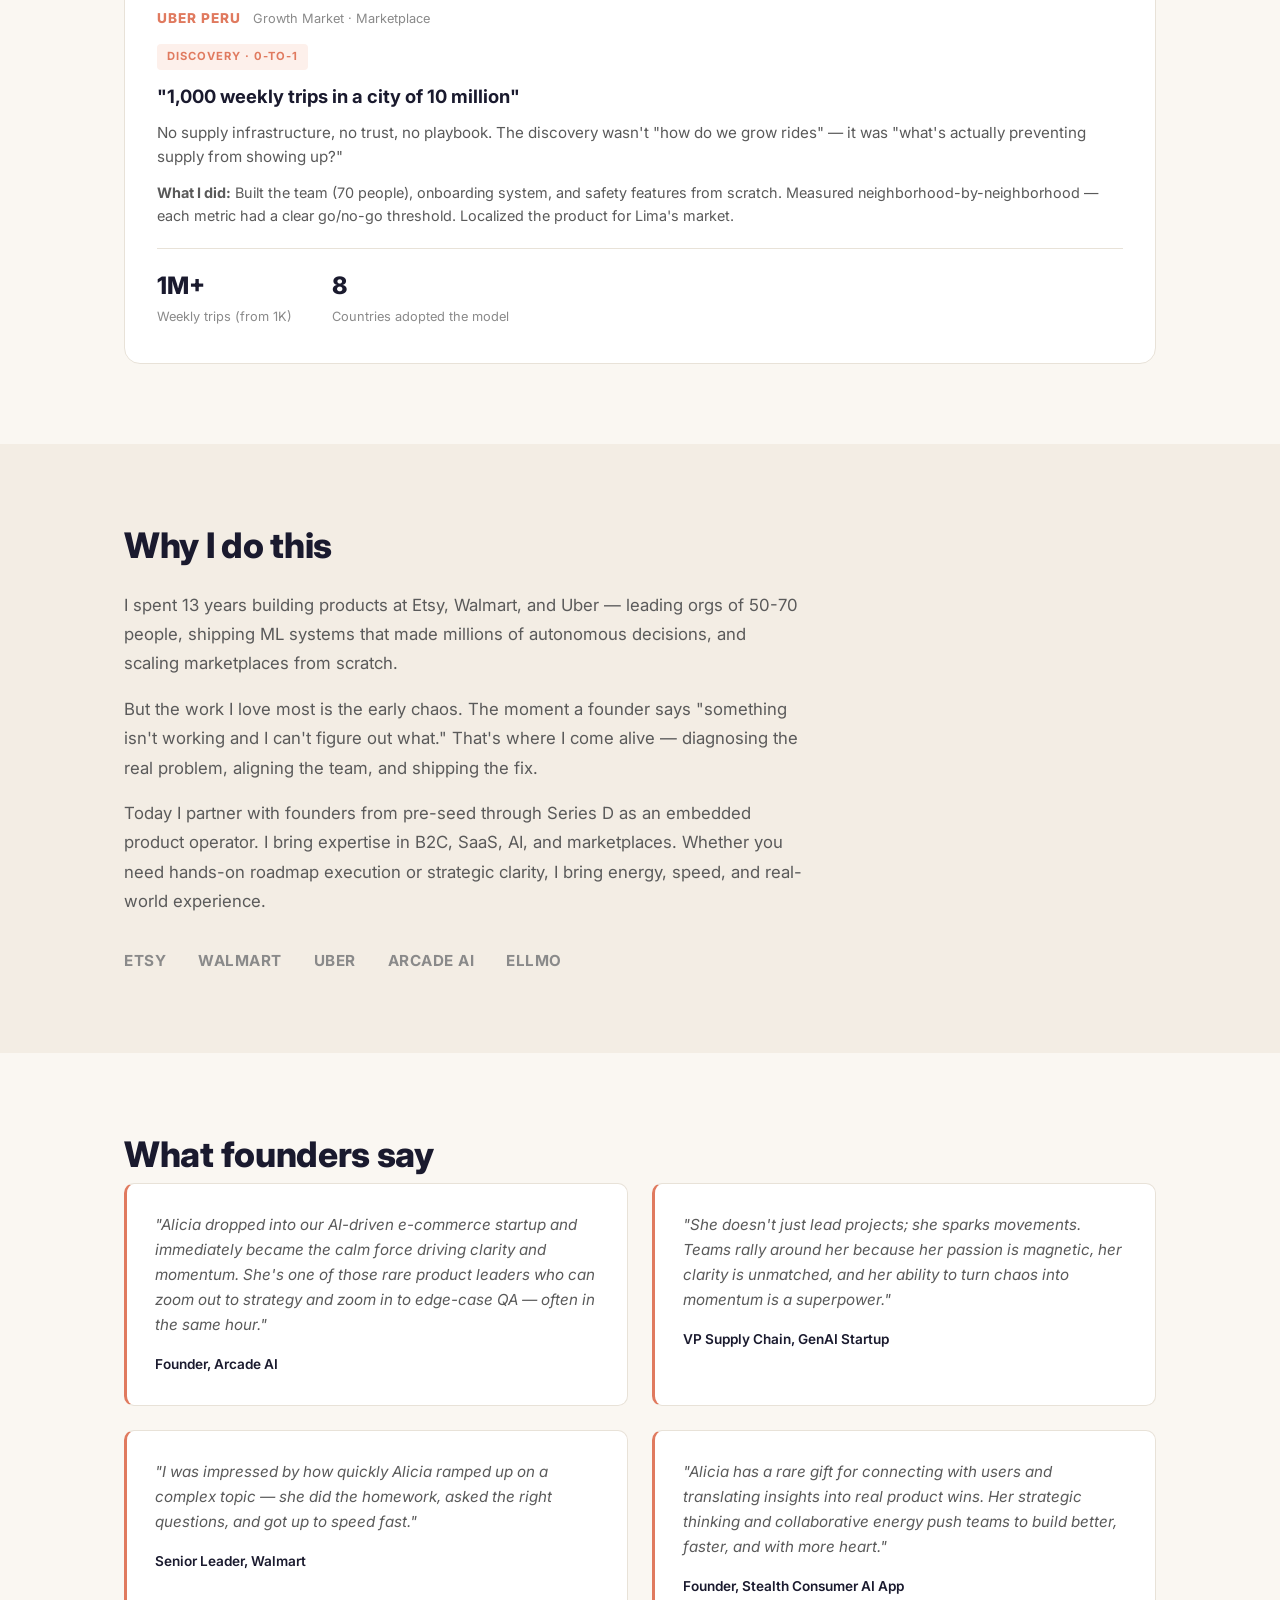
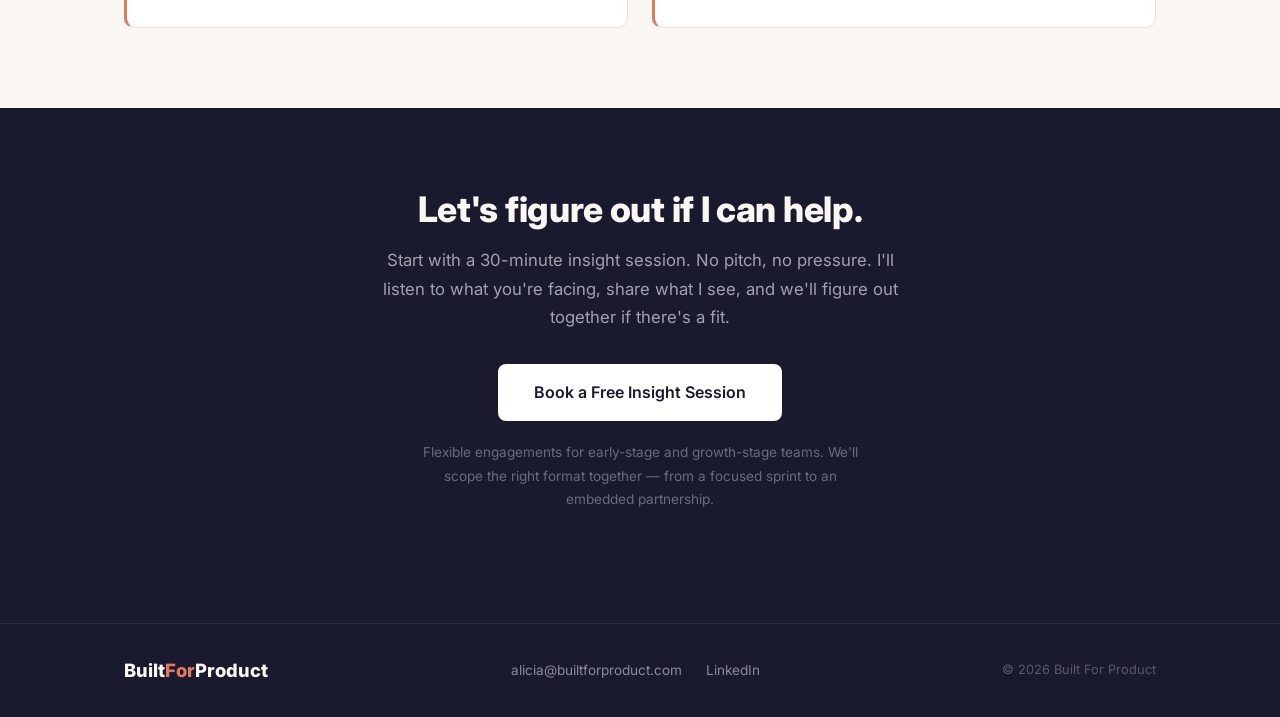
<file: prototype-v2.html>
<!DOCTYPE html>
<html lang="en">
<head>
  <meta charset="UTF-8">
  <meta name="viewport" content="width=device-width, initial-scale=1.0">
  <title>Built For Product v2 Prototype | PM Operating System Upgrades</title>
  <meta name="description" content="Embedded product leadership for startups. I help founders find and fix the product problems that actually matter.">
  <link rel="preconnect" href="https://fonts.googleapis.com">
  <link rel="preconnect" href="https://fonts.gstatic.com" crossorigin>
  <link href="https://fonts.googleapis.com/css2?family=Inter:wght@300;400;500;600;700;800&display=swap" rel="stylesheet">
  <style>
/* =============================================
   Built For Product — Palette 1: Warm Authority
   ============================================= */

:root {
  --primary: #1A1A2E;
  --accent: #E07A5F;
  --accent-hover: #D06A4F;
  --bg: #FAF7F2;
  --bg-alt: #F3EDE4;
  --text: #2D2D2D;
  --text-muted: #5A5A5A;
  --text-light: #8A8A8A;
  --card-bg: #FFFFFF;
  --card-border: #E8E2D8;
  --white: #FFFFFF;
  --cream: #FAF7F2;
  --radius: 10px;
  --radius-lg: 16px;
}

*, *::before, *::after { margin: 0; padding: 0; box-sizing: border-box; }

html {
  scroll-behavior: smooth;
  -webkit-font-smoothing: antialiased;
}

body {
  font-family: 'Inter', system-ui, -apple-system, sans-serif;
  background: var(--bg);
  color: var(--text);
  line-height: 1.6;
  font-size: 16px;
}

img { max-width: 100%; display: block; }
a { text-decoration: none; color: inherit; }

.container {
  max-width: 1080px;
  margin: 0 auto;
  padding: 0 24px;
}

.btn {
  display: inline-block;
  background: var(--accent);
  color: var(--white);
  font-weight: 600;
  font-size: 15px;
  padding: 14px 28px;
  border-radius: 8px;
  transition: background 0.2s, transform 0.15s;
  border: none;
  cursor: pointer;
}
.btn:hover {
  background: var(--accent-hover);
  transform: translateY(-1px);
}
.btn-lg {
  padding: 16px 36px;
  font-size: 16px;
}
.btn-sm {
  padding: 8px 18px;
  font-size: 13px;
}
.btn-white {
  background: var(--white);
  color: var(--primary);
}
.btn-white:hover {
  background: var(--cream);
}

h1 {
  font-size: clamp(2.2rem, 5vw, 3.2rem);
  font-weight: 800;
  line-height: 1.15;
  color: var(--primary);
  letter-spacing: -0.5px;
}
h2 {
  font-size: clamp(1.6rem, 3.5vw, 2.2rem);
  font-weight: 800;
  line-height: 1.2;
  color: var(--primary);
  letter-spacing: -0.3px;
}
h3 {
  font-size: 1.05rem;
  font-weight: 700;
  color: var(--primary);
  line-height: 1.35;
}
.highlight {
  color: var(--accent);
}
.section-intro {
  font-size: 1.1rem;
  color: var(--text-muted);
  max-width: 640px;
  line-height: 1.7;
  margin-bottom: 40px;
}

/* NAV */
.nav {
  position: fixed;
  top: 0;
  left: 0;
  right: 0;
  z-index: 100;
  background: var(--bg);
  transition: box-shadow 0.3s;
}
.nav.scrolled {
  box-shadow: 0 1px 12px rgba(0,0,0,0.06);
}
.nav-inner {
  display: flex;
  align-items: center;
  justify-content: space-between;
  height: 64px;
}
.logo {
  font-weight: 800;
  font-size: 1.15rem;
  color: var(--primary);
}
.logo span {
  color: var(--accent);
}
.nav-links {
  display: flex;
  align-items: center;
  gap: 28px;
}
.nav-links a {
  font-size: 14px;
  font-weight: 500;
  color: var(--text-muted);
  transition: color 0.2s;
}
.nav-links a:hover {
  color: var(--primary);
}

.mobile-toggle {
  display: none;
  background: none;
  border: none;
  cursor: pointer;
  width: 28px;
  height: 20px;
  position: relative;
}
.mobile-toggle span {
  display: block;
  width: 100%;
  height: 2px;
  background: var(--primary);
  position: absolute;
  left: 0;
  transition: all 0.3s;
}
.mobile-toggle span:nth-child(1) { top: 0; }
.mobile-toggle span:nth-child(2) { top: 9px; }
.mobile-toggle span:nth-child(3) { top: 18px; }
.mobile-toggle.open span:nth-child(1) { top: 9px; transform: rotate(45deg); }
.mobile-toggle.open span:nth-child(2) { opacity: 0; }
.mobile-toggle.open span:nth-child(3) { top: 9px; transform: rotate(-45deg); }

/* HERO */
.hero {
  padding: 140px 0 80px;
  min-height: 70vh;
  display: flex;
  align-items: center;
}
.hero-sub {
  margin-top: 20px;
  font-size: 1.15rem;
  color: var(--text-muted);
  max-width: 560px;
  line-height: 1.7;
}
.hero .btn {
  margin-top: 32px;
}

/* SECTIONS */
.section {
  padding: 80px 0;
}
.section-alt {
  background: var(--bg-alt);
}

/* PAIN CARDS */
.card-grid {
  display: grid;
  grid-template-columns: repeat(3, 1fr);
  gap: 24px;
}
.card {
  background: var(--card-bg);
  border: 1px solid var(--card-border);
  border-radius: var(--radius);
  padding: 32px 28px;
  transition: transform 0.2s, box-shadow 0.2s;
}
.card:hover {
  transform: translateY(-3px);
  box-shadow: 0 8px 30px rgba(0,0,0,0.06);
}
.card-icon {
  width: 44px;
  height: 44px;
  background: #FDF0EB;
  border-radius: 10px;
  display: flex;
  align-items: center;
  justify-content: center;
  color: var(--accent);
  margin-bottom: 18px;
}
.card h3 {
  margin-bottom: 10px;
  font-size: 1rem;
}
.card p {
  font-size: 0.9rem;
  color: var(--text-muted);
  line-height: 1.6;
}

/* PROCESS STEPS */
.steps {
  display: grid;
  grid-template-columns: repeat(3, 1fr);
  gap: 32px;
  margin-top: 8px;
}
.step {
  position: relative;
}
.step-num {
  width: 44px;
  height: 44px;
  background: var(--accent);
  color: var(--white);
  font-weight: 800;
  font-size: 1.1rem;
  border-radius: 50%;
  display: flex;
  align-items: center;
  justify-content: center;
  margin-bottom: 18px;
}
.step h3 {
  margin-bottom: 8px;
}
.step p {
  font-size: 0.9rem;
  color: var(--text-muted);
  line-height: 1.6;
}

/* --- NEW: AI DIFFERENTIATOR --- */
.differentiator {
  padding: 64px 0;
  background: var(--primary);
  color: var(--cream);
}
.differentiator h2 {
  color: var(--cream);
  margin-bottom: 12px;
}
.differentiator .section-intro {
  color: #A0A0B0;
  margin-bottom: 36px;
}
.diff-grid {
  display: grid;
  grid-template-columns: repeat(3, 1fr);
  gap: 24px;
}
.diff-card {
  border: 1px solid #2A2A3E;
  border-radius: var(--radius);
  padding: 28px 24px;
}
.diff-label {
  font-size: 0.7rem;
  font-weight: 700;
  text-transform: uppercase;
  letter-spacing: 1.5px;
  color: var(--accent);
  margin-bottom: 12px;
}
.diff-card h3 {
  color: var(--cream);
  font-size: 1rem;
  margin-bottom: 8px;
}
.diff-card p {
  font-size: 0.85rem;
  color: #8A8A9A;
  line-height: 1.6;
}

/* CASE STUDIES */
.cases {
  display: flex;
  flex-direction: column;
  gap: 28px;
  margin-top: 8px;
}
.case {
  background: var(--card-bg);
  border: 1px solid var(--card-border);
  border-radius: var(--radius-lg);
  padding: 36px 32px;
  transition: transform 0.2s, box-shadow 0.2s;
}
.case:hover {
  transform: translateY(-2px);
  box-shadow: 0 8px 30px rgba(0,0,0,0.05);
}
.case-header {
  display: flex;
  align-items: center;
  gap: 12px;
  margin-bottom: 12px;
}
.case-company {
  font-weight: 800;
  font-size: 0.85rem;
  color: var(--accent);
  text-transform: uppercase;
  letter-spacing: 1px;
}
.case-label {
  font-size: 0.8rem;
  color: var(--text-light);
}
.case h3 {
  font-size: 1.15rem;
  margin-bottom: 12px;
}
.case-problem {
  font-size: 0.95rem;
  color: var(--text-muted);
  margin-bottom: 12px;
  line-height: 1.6;
}
.case-action {
  font-size: 0.9rem;
  color: var(--text-muted);
  margin-bottom: 20px;
  line-height: 1.6;
}
.case-results {
  display: flex;
  gap: 40px;
  padding-top: 18px;
  border-top: 1px solid var(--card-border);
}
.metric {
  display: flex;
  flex-direction: column;
}
.metric-value {
  font-size: 1.5rem;
  font-weight: 800;
  color: var(--primary);
}
.metric-label {
  font-size: 0.8rem;
  color: var(--text-light);
  margin-top: 2px;
}

/* --- NEW: Method tag on case studies --- */
.case-method {
  display: inline-block;
  font-size: 0.7rem;
  font-weight: 700;
  text-transform: uppercase;
  letter-spacing: 1px;
  color: var(--accent);
  background: #FDF0EB;
  padding: 4px 10px;
  border-radius: 4px;
  margin-bottom: 14px;
}

/* ABOUT */
.about-content h2 {
  margin-bottom: 24px;
}
.about-text p {
  font-size: 1.05rem;
  color: var(--text-muted);
  line-height: 1.75;
  margin-bottom: 16px;
  max-width: 680px;
}
.credibility {
  display: flex;
  gap: 32px;
  margin-top: 32px;
  flex-wrap: wrap;
}
.credibility span {
  font-size: 0.95rem;
  font-weight: 700;
  color: var(--text-light);
  letter-spacing: 0.5px;
  text-transform: uppercase;
}

/* TESTIMONIALS */
.testimonials {
  display: grid;
  grid-template-columns: repeat(2, 1fr);
  gap: 24px;
  margin-top: 8px;
}
.testimonial {
  background: var(--card-bg);
  border: 1px solid var(--card-border);
  border-radius: var(--radius);
  padding: 28px;
  border-left: 3px solid var(--accent);
}
.testimonial p {
  font-size: 0.95rem;
  color: var(--text-muted);
  line-height: 1.65;
  font-style: italic;
  margin-bottom: 14px;
}
.testimonial cite {
  font-size: 0.85rem;
  font-weight: 600;
  color: var(--primary);
  font-style: normal;
}

/* CTA */
.section-cta {
  background: var(--primary);
  color: var(--cream);
  text-align: center;
  padding: 80px 0;
}
.section-cta h2 {
  color: var(--cream);
  margin-bottom: 16px;
}
.section-cta p {
  color: #A0A0B0;
  font-size: 1.05rem;
  max-width: 520px;
  margin: 0 auto 32px;
  line-height: 1.7;
}
.section-cta .btn {
  margin-bottom: 20px;
}
.cta-note {
  font-size: 0.85rem !important;
  color: #6A6A80 !important;
  max-width: 440px !important;
}

/* FOOTER */
.footer {
  background: var(--primary);
  border-top: 1px solid #2A2A3E;
  padding: 32px 0;
}
.footer-inner {
  display: flex;
  align-items: center;
  justify-content: space-between;
  flex-wrap: wrap;
  gap: 16px;
}
.logo-footer {
  color: var(--cream);
}
.logo-footer span {
  color: var(--accent);
}
.footer-links {
  display: flex;
  gap: 24px;
}
.footer-links a {
  font-size: 0.85rem;
  color: #8A8A9A;
  transition: color 0.2s;
}
.footer-links a:hover {
  color: var(--cream);
}
.footer-copy {
  font-size: 0.8rem;
  color: #5A5A6A;
}

/* --- PROTOTYPE BANNER --- */
.prototype-banner {
  position: fixed;
  bottom: 0;
  left: 0;
  right: 0;
  background: var(--accent);
  color: var(--white);
  text-align: center;
  padding: 10px 20px;
  font-size: 0.85rem;
  font-weight: 600;
  z-index: 200;
  letter-spacing: 0.3px;
}
.prototype-banner a {
  color: var(--white);
  text-decoration: underline;
  margin-left: 8px;
}

/* RESPONSIVE */
@media (max-width: 768px) {
  .hero {
    padding: 110px 0 60px;
    min-height: auto;
  }
  .card-grid,
  .steps,
  .diff-grid {
    grid-template-columns: 1fr;
    gap: 16px;
  }
  .testimonials {
    grid-template-columns: 1fr;
  }
  .case-results {
    flex-direction: column;
    gap: 16px;
  }
  .nav-links {
    display: none;
    position: fixed;
    top: 64px;
    left: 0;
    right: 0;
    background: var(--bg);
    flex-direction: column;
    padding: 24px;
    gap: 20px;
    box-shadow: 0 8px 30px rgba(0,0,0,0.08);
  }
  .nav-links.open {
    display: flex;
  }
  .mobile-toggle {
    display: block;
  }
  .footer-inner {
    flex-direction: column;
    text-align: center;
  }
  .credibility {
    gap: 20px;
  }
  .section {
    padding: 60px 0;
  }
  .section-cta {
    padding: 60px 0;
  }
  .differentiator {
    padding: 48px 0;
  }
}

@media (max-width: 480px) {
  h1 {
    font-size: 1.8rem;
  }
  h2 {
    font-size: 1.4rem;
  }
  .case {
    padding: 24px 20px;
  }
  .card {
    padding: 24px 20px;
  }
}
  </style>
</head>
<body>

  <!-- PROTOTYPE BANNER -->
  <div class="prototype-banner">
    PROTOTYPE v2 — PM Operating System upgrades. Changes marked with * in nav.
  </div>

  <!-- NAV -->
  <nav class="nav">
    <div class="container nav-inner">
      <a href="#" class="logo">Built<span>For</span>Product</a>
      <div class="nav-links">
        <a href="#problem">Why</a>
        <a href="#how">How *</a>
        <a href="#work">Work *</a>
        <a href="#about">About</a>
        <a href="#start" class="btn btn-sm">Book a Session</a>
      </div>
      <button class="mobile-toggle" aria-label="Menu">
        <span></span><span></span><span></span>
      </button>
    </div>
  </nav>

  <!-- HERO -->
  <section class="hero">
    <div class="container">
      <h1>Your team is shipping.<br><span class="highlight">But the needle isn't moving.</span></h1>
      <p class="hero-sub">I help founders find and fix the product problems that actually matter — so you stop chasing symptoms and start driving outcomes.</p>
      <a href="#start" class="btn btn-lg">Book a Free Insight Session</a>
    </div>
  </section>

  <!-- PROBLEM — UPDATED: added 4th card for AI founders -->
  <section id="problem" class="section">
    <div class="container">
      <p class="section-intro">You're shipping. Metrics aren't moving. Users churn and you're not sure why — or worse, you think you know but the fixes aren't working. It's almost always the same thing: your product has a trust problem.</p>
      <div class="card-grid">
        <div class="card">
          <div class="card-icon">
            <svg width="28" height="28" viewBox="0 0 24 24" fill="none" stroke="currentColor" stroke-width="2" stroke-linecap="round" stroke-linejoin="round"><polyline points="22 12 18 12 15 21 9 3 6 12 2 12"></polyline></svg>
          </div>
          <h3>"We're shipping, but outcomes aren't improving"</h3>
          <p>Features go out the door, but conversion, retention, or NPS doesn't move. The problem isn't velocity — it's that you're solving the wrong problems.</p>
        </div>
        <div class="card">
          <div class="card-icon">
            <svg width="28" height="28" viewBox="0 0 24 24" fill="none" stroke="currentColor" stroke-width="2" stroke-linecap="round" stroke-linejoin="round"><path d="M17 21v-2a4 4 0 0 0-4-4H5a4 4 0 0 0-4 4v2"></path><circle cx="9" cy="7" r="4"></circle><path d="M23 21v-2a4 4 0 0 0-3-3.87"></path><path d="M16 3.13a4 4 0 0 1 0 7.75"></path></svg>
          </div>
          <h3>"Customer insights aren't reaching the roadmap"</h3>
          <p>Your team is building what's loudest, not what's most important. There's no system connecting what users actually need to what gets prioritized.</p>
        </div>
        <div class="card">
          <div class="card-icon">
            <svg width="28" height="28" viewBox="0 0 24 24" fill="none" stroke="currentColor" stroke-width="2" stroke-linecap="round" stroke-linejoin="round"><circle cx="12" cy="12" r="10"></circle><path d="M16 16s-1.5-2-4-2-4 2-4 2"></path><line x1="9" y1="9" x2="9.01" y2="9"></line><line x1="15" y1="9" x2="15.01" y2="9"></line></svg>
          </div>
          <h3>"Quick wins keep creating new fires"</h3>
          <p>Every fix creates a new problem downstream. You need someone who sees the system — not just the symptom.</p>
        </div>
      </div>
    </div>
  </section>

  <!-- HOW — REWRITTEN with PM OS methodology -->
  <section id="how" class="section section-alt">
    <div class="container">
      <h2>I don't just advise. <span class="highlight">I embed.</span></h2>
      <p class="section-intro">I work inside your team as a product partner — with a repeatable system for turning chaos into outcomes. Think of it as hiring a Head of Product for a focused sprint.</p>
      <div class="steps">
        <div class="step">
          <div class="step-num">1</div>
          <h3>Discover</h3>
          <p>Interview users across segments — not just happy customers. Run pre-mortems before kickoff. Prototype the riskiest assumption first, not the easiest feature. Find where the real breakdowns are.</p>
        </div>
        <div class="step">
          <div class="step-num">2</div>
          <h3>Build & Calibrate</h3>
          <p>Ship the simplest thing that works. Define success metrics upfront, then calibrate against reality — not just verify against a spec. Build with your team, not in a silo.</p>
        </div>
        <div class="step">
          <div class="step-num">3</div>
          <h3>Measure & Iterate</h3>
          <p>Observe what's actually happening in production. Turn failure patterns into new tests. Every cycle tightens the loop — and I leave your team with the systems to keep going without me.</p>
        </div>
      </div>
    </div>
  </section>

  <!-- CASE STUDIES — UPGRADED with methodology tags and richer descriptions -->
  <section id="work" class="section">
    <div class="container">
      <h2>Real founder problems. <span class="highlight">Real results.</span></h2>
      <div class="cases">

        <div class="case">
          <div class="case-header">
            <span class="case-company">Arcade AI</span>
            <span class="case-label">Series A &middot; E-commerce</span>
          </div>
          <span class="case-method">Prioritization &middot; Minimum Viable Scope</span>
          <h3>"Buyers were abandoning checkout on $500+ items"</h3>
          <p class="case-problem">Luxury buyers hit surprise customs duties at delivery. 100% of international revenue at risk after de minimis ended overnight. 8 weeks, 2 engineers, infinite backlog.</p>
          <p class="case-action"><strong>What I did:</strong> Prioritized the one thing that would kill international revenue over everything else. Scoped to the minimum viable solution — duties shown upfront at checkout. Built a self-service portal for makers. No over-engineering.</p>
          <div class="case-results">
            <div class="metric">
              <span class="metric-value">0</span>
              <span class="metric-label">Blocked checkouts from Day 1</span>
            </div>
            <div class="metric">
              <span class="metric-value">99%</span>
              <span class="metric-label">Duties accuracy (from 95%)</span>
            </div>
          </div>
        </div>

        <div class="case">
          <div class="case-header">
            <span class="case-company">Etsy</span>
            <span class="case-label">Public &middot; Marketplace</span>
          </div>
          <span class="case-method">Experimentation &middot; Incremental Rollout</span>
          <h3>"40% of listings showed no delivery date"</h3>
          <p class="case-problem">Buyers couldn't trust when items would arrive. Delivery estimates were 5 days slower than reality. The problem wasn't the model — it was trust.</p>
          <p class="case-action"><strong>What I did:</strong> Led 50-person org to build ML-powered delivery estimation across 70M listings. Ran 4 concurrent experiments with repeat purchase rate as the guardrail — not just delivery accuracy. Rolled out incrementally: high-confidence predictions first, then expanded coverage. Challenged the CEO's 95% accuracy threshold with data showing we were leaving $250M on the table.</p>
          <div class="case-results">
            <div class="metric">
              <span class="metric-value">$280M</span>
              <span class="metric-label">Incremental GMS</span>
            </div>
            <div class="metric">
              <span class="metric-value">98%</span>
              <span class="metric-label">Delivery accuracy (from 60%)</span>
            </div>
            <div class="metric">
              <span class="metric-value">4</span>
              <span class="metric-label">Concurrent experiments</span>
            </div>
          </div>
        </div>

        <div class="case">
          <div class="case-header">
            <span class="case-company">Walmart Spark</span>
            <span class="case-label">Enterprise &middot; Logistics</span>
          </div>
          <span class="case-method">ML Systems &middot; Production Feedback Loop</span>
          <h3>"The driver app was unreliable and capping growth"</h3>
          <p class="case-problem">Constant crashes, poor driver-order matching, confusing UX. Drivers were churning and weekly deliveries plateaued at 15K.</p>
          <p class="case-action"><strong>What I did:</strong> Directed 70-person org. Launched ML matching system making 115K pricing and dispatch decisions per week. Production anomalies fed back into model improvements — every pricing outlier became a test case. Measured against margin AND conversion, not just model accuracy.</p>
          <div class="case-results">
            <div class="metric">
              <span class="metric-value">115K</span>
              <span class="metric-label">Weekly trips (from 15K)</span>
            </div>
            <div class="metric">
              <span class="metric-value">15 min</span>
              <span class="metric-label">Driver assignment (from 3 hrs)</span>
            </div>
          </div>
        </div>

        <div class="case">
          <div class="case-header">
            <span class="case-company">Uber Peru</span>
            <span class="case-label">Growth Market &middot; Marketplace</span>
          </div>
          <span class="case-method">Discovery &middot; 0-to-1</span>
          <h3>"1,000 weekly trips in a city of 10 million"</h3>
          <p class="case-problem">No supply infrastructure, no trust, no playbook. The discovery wasn't "how do we grow rides" — it was "what's actually preventing supply from showing up?"</p>
          <p class="case-action"><strong>What I did:</strong> Built the team (70 people), onboarding system, and safety features from scratch. Measured neighborhood-by-neighborhood — each metric had a clear go/no-go threshold. Localized the product for Lima's market.</p>
          <div class="case-results">
            <div class="metric">
              <span class="metric-value">1M+</span>
              <span class="metric-label">Weekly trips (from 1K)</span>
            </div>
            <div class="metric">
              <span class="metric-value">8</span>
              <span class="metric-label">Countries adopted the model</span>
            </div>
          </div>
        </div>

      </div>
    </div>
  </section>

  <!-- ABOUT -->
  <section id="about" class="section section-alt">
    <div class="container about-content">
      <h2>Why I do this</h2>
      <div class="about-text">
        <p>I spent 13 years building products at Etsy, Walmart, and Uber — leading orgs of 50-70 people, shipping ML systems that made millions of autonomous decisions, and scaling marketplaces from scratch.</p>
        <p>But the work I love most is the early chaos. The moment a founder says "something isn't working and I can't figure out what." That's where I come alive — diagnosing the real problem, aligning the team, and shipping the fix.</p>
        <p>Today I partner with founders from pre-seed through Series D as an embedded product operator. I bring expertise in B2C, SaaS, AI, and marketplaces. Whether you need hands-on roadmap execution or strategic clarity, I bring energy, speed, and real-world experience.</p>
      </div>
      <div class="credibility">
        <span>Etsy</span>
        <span>Walmart</span>
        <span>Uber</span>
        <span>Arcade AI</span>
        <span>eLLMo</span>
      </div>
    </div>
  </section>

  <!-- TESTIMONIALS -->
  <section class="section">
    <div class="container">
      <h2>What founders say</h2>
      <div class="testimonials">
        <blockquote class="testimonial">
          <p>"Alicia dropped into our AI-driven e-commerce startup and immediately became the calm force driving clarity and momentum. She's one of those rare product leaders who can zoom out to strategy and zoom in to edge-case QA — often in the same hour."</p>
          <cite>Founder, Arcade AI</cite>
        </blockquote>
        <blockquote class="testimonial">
          <p>"She doesn't just lead projects; she sparks movements. Teams rally around her because her passion is magnetic, her clarity is unmatched, and her ability to turn chaos into momentum is a superpower."</p>
          <cite>VP Supply Chain, GenAI Startup</cite>
        </blockquote>
        <blockquote class="testimonial">
          <p>"I was impressed by how quickly Alicia ramped up on a complex topic — she did the homework, asked the right questions, and got up to speed fast."</p>
          <cite>Senior Leader, Walmart</cite>
        </blockquote>
        <blockquote class="testimonial">
          <p>"Alicia has a rare gift for connecting with users and translating insights into real product wins. Her strategic thinking and collaborative energy push teams to build better, faster, and with more heart."</p>
          <cite>Founder, Stealth Consumer AI App</cite>
        </blockquote>
      </div>
    </div>
  </section>

  <!-- CTA -->
  <section id="start" class="section section-cta">
    <div class="container">
      <h2>Let's figure out if I can help.</h2>
      <p>Start with a 30-minute insight session. No pitch, no pressure. I'll listen to what you're facing, share what I see, and we'll figure out together if there's a fit.</p>
      <a href="https://calendar.app.google/iBGwLPBiHCUy7S1s6" class="btn btn-lg btn-white">Book a Free Insight Session</a>
      <p class="cta-note">Flexible engagements for early-stage and growth-stage teams. We'll scope the right format together — from a focused sprint to an embedded partnership.</p>
    </div>
  </section>

  <!-- FOOTER -->
  <footer class="footer">
    <div class="container footer-inner">
      <a href="#" class="logo logo-footer">Built<span>For</span>Product</a>
      <div class="footer-links">
        <a href="mailto:alicia@builtforproduct.com">alicia@builtforproduct.com</a>
        <a href="https://linkedin.com/in/alicia-a-yanez" target="_blank" rel="noopener">LinkedIn</a>
      </div>
      <p class="footer-copy">&copy; 2026 Built For Product</p>
    </div>
  </footer>

  <script>
    const toggle = document.querySelector('.mobile-toggle');
    const navLinks = document.querySelector('.nav-links');
    toggle.addEventListener('click', () => {
      navLinks.classList.toggle('open');
      toggle.classList.toggle('open');
    });
    navLinks.querySelectorAll('a').forEach(link => {
      link.addEventListener('click', () => {
        navLinks.classList.remove('open');
        toggle.classList.remove('open');
      });
    });
    window.addEventListener('scroll', () => {
      document.querySelector('.nav').classList.toggle('scrolled', window.scrollY > 20);
    });
  </script>

</body>
</html>
</file>
<file: styles.css>
/* =============================================
   Built For Product — Palette 1: Warm Authority
   ============================================= */

/* --- Variables --- */
:root {
  --primary: #1A1A2E;
  --accent: #E07A5F;
  --accent-hover: #D06A4F;
  --bg: #FAF7F2;
  --bg-alt: #F3EDE4;
  --text: #2D2D2D;
  --text-muted: #5A5A5A;
  --text-light: #8A8A8A;
  --card-bg: #FFFFFF;
  --card-border: #E8E2D8;
  --white: #FFFFFF;
  --cream: #FAF7F2;
  --radius: 10px;
  --radius-lg: 16px;
}

/* --- Reset & Base --- */
*, *::before, *::after { margin: 0; padding: 0; box-sizing: border-box; }

html {
  scroll-behavior: smooth;
  -webkit-font-smoothing: antialiased;
}

body {
  font-family: 'Inter', system-ui, -apple-system, sans-serif;
  background: var(--bg);
  color: var(--text);
  line-height: 1.6;
  font-size: 16px;
}

img { max-width: 100%; display: block; }
a { text-decoration: none; color: inherit; }

/* --- Container --- */
.container {
  max-width: 1080px;
  margin: 0 auto;
  padding: 0 24px;
}

/* --- Buttons --- */
.btn {
  display: inline-block;
  background: var(--accent);
  color: var(--white);
  font-weight: 600;
  font-size: 15px;
  padding: 14px 28px;
  border-radius: 8px;
  transition: background 0.2s, transform 0.15s;
  border: none;
  cursor: pointer;
}
.btn:hover {
  background: var(--accent-hover);
  transform: translateY(-1px);
}
.btn-lg {
  padding: 16px 36px;
  font-size: 16px;
}
.btn-sm {
  padding: 8px 18px;
  font-size: 13px;
}
.btn-white {
  background: var(--white);
  color: var(--primary);
}
.btn-white:hover {
  background: var(--cream);
}

/* --- Typography --- */
h1 {
  font-size: clamp(2.2rem, 5vw, 3.2rem);
  font-weight: 800;
  line-height: 1.15;
  color: var(--primary);
  letter-spacing: -0.5px;
}
h2 {
  font-size: clamp(1.6rem, 3.5vw, 2.2rem);
  font-weight: 800;
  line-height: 1.2;
  color: var(--primary);
  letter-spacing: -0.3px;
}
h3 {
  font-size: 1.05rem;
  font-weight: 700;
  color: var(--primary);
  line-height: 1.35;
}
.highlight {
  color: var(--accent);
}
.section-intro {
  font-size: 1.1rem;
  color: var(--text-muted);
  max-width: 640px;
  line-height: 1.7;
  margin-bottom: 40px;
}

/* ============================
   NAV
   ============================ */
.nav {
  position: fixed;
  top: 0;
  left: 0;
  right: 0;
  z-index: 100;
  background: var(--bg);
  transition: box-shadow 0.3s;
}
.nav.scrolled {
  box-shadow: 0 1px 12px rgba(0,0,0,0.06);
}
.nav-inner {
  display: flex;
  align-items: center;
  justify-content: space-between;
  height: 64px;
}
.logo {
  font-weight: 800;
  font-size: 1.15rem;
  color: var(--primary);
}
.logo span {
  color: var(--accent);
}
.nav-links {
  display: flex;
  align-items: center;
  gap: 28px;
}
.nav-links a {
  font-size: 14px;
  font-weight: 500;
  color: var(--text-muted);
  transition: color 0.2s;
}
.nav-links a:hover {
  color: var(--primary);
}

/* Mobile toggle */
.mobile-toggle {
  display: none;
  background: none;
  border: none;
  cursor: pointer;
  width: 28px;
  height: 20px;
  position: relative;
}
.mobile-toggle span {
  display: block;
  width: 100%;
  height: 2px;
  background: var(--primary);
  position: absolute;
  left: 0;
  transition: all 0.3s;
}
.mobile-toggle span:nth-child(1) { top: 0; }
.mobile-toggle span:nth-child(2) { top: 9px; }
.mobile-toggle span:nth-child(3) { top: 18px; }
.mobile-toggle.open span:nth-child(1) { top: 9px; transform: rotate(45deg); }
.mobile-toggle.open span:nth-child(2) { opacity: 0; }
.mobile-toggle.open span:nth-child(3) { top: 9px; transform: rotate(-45deg); }

/* ============================
   HERO
   ============================ */
.hero {
  padding: 140px 0 80px;
  min-height: 70vh;
  display: flex;
  align-items: center;
}
.hero-sub {
  margin-top: 20px;
  font-size: 1.15rem;
  color: var(--text-muted);
  max-width: 560px;
  line-height: 1.7;
}
.hero-proof {
  margin-top: 16px;
  font-size: 0.85rem;
  font-weight: 600;
  color: var(--text-light);
  letter-spacing: 0.3px;
  text-transform: uppercase;
}
.hero .btn {
  margin-top: 32px;
}

/* ============================
   SECTIONS
   ============================ */
.section {
  padding: 80px 0;
}
.section-alt {
  background: var(--bg-alt);
}

/* ============================
   PAIN CARDS
   ============================ */
.card-grid {
  display: grid;
  grid-template-columns: repeat(3, 1fr);
  gap: 24px;
}
.card {
  background: var(--card-bg);
  border: 1px solid var(--card-border);
  border-radius: var(--radius);
  padding: 32px 28px;
  transition: transform 0.2s, box-shadow 0.2s;
}
.card:hover {
  transform: translateY(-3px);
  box-shadow: 0 8px 30px rgba(0,0,0,0.06);
}
.card-icon {
  width: 44px;
  height: 44px;
  background: #FDF0EB;
  border-radius: 10px;
  display: flex;
  align-items: center;
  justify-content: center;
  color: var(--accent);
  margin-bottom: 18px;
}
.card h3 {
  margin-bottom: 10px;
  font-size: 1rem;
}
.card p {
  font-size: 0.9rem;
  color: var(--text-muted);
  line-height: 1.6;
}

/* ============================
   PROCESS STEPS
   ============================ */
.steps {
  display: grid;
  grid-template-columns: repeat(3, 1fr);
  gap: 32px;
  margin-top: 8px;
}
.step {
  position: relative;
}
.step-num {
  width: 44px;
  height: 44px;
  background: var(--accent);
  color: var(--white);
  font-weight: 800;
  font-size: 1.1rem;
  border-radius: 50%;
  display: flex;
  align-items: center;
  justify-content: center;
  margin-bottom: 18px;
}
.step h3 {
  margin-bottom: 8px;
}
.step p {
  font-size: 0.9rem;
  color: var(--text-muted);
  line-height: 1.6;
}

/* ============================
   CASE STUDIES
   ============================ */
.cases {
  display: flex;
  flex-direction: column;
  gap: 28px;
  margin-top: 8px;
}
.case {
  background: var(--card-bg);
  border: 1px solid var(--card-border);
  border-radius: var(--radius-lg);
  padding: 36px 32px;
  transition: transform 0.2s, box-shadow 0.2s;
}
.case:hover {
  transform: translateY(-2px);
  box-shadow: 0 8px 30px rgba(0,0,0,0.05);
}
.case-header {
  display: flex;
  align-items: center;
  gap: 12px;
  margin-bottom: 12px;
}
.case-company {
  font-weight: 800;
  font-size: 0.85rem;
  color: var(--accent);
  text-transform: uppercase;
  letter-spacing: 1px;
}
.case-label {
  font-size: 0.8rem;
  color: var(--text-light);
}
.case-method {
  display: inline-block;
  font-size: 0.7rem;
  font-weight: 700;
  text-transform: uppercase;
  letter-spacing: 1px;
  color: var(--accent);
  background: #FDF0EB;
  padding: 4px 10px;
  border-radius: 4px;
  margin-bottom: 14px;
}
.case h3 {
  font-size: 1.15rem;
  margin-bottom: 12px;
}
.case-problem {
  font-size: 0.95rem;
  color: var(--text-muted);
  margin-bottom: 12px;
  line-height: 1.6;
}
.case-action {
  font-size: 0.9rem;
  color: var(--text-muted);
  margin-bottom: 20px;
  line-height: 1.6;
}
.case-results {
  display: flex;
  gap: 40px;
  padding-top: 18px;
  border-top: 1px solid var(--card-border);
}
.metric {
  display: flex;
  flex-direction: column;
}
.metric-value {
  font-size: 1.5rem;
  font-weight: 800;
  color: var(--primary);
}
.metric-label {
  font-size: 0.8rem;
  color: var(--text-light);
  margin-top: 2px;
}

/* ============================
   ABOUT
   ============================ */
.about-layout {
  display: grid;
  grid-template-columns: 280px 1fr;
  gap: 48px;
  align-items: start;
}
.about-photo img {
  width: 100%;
  border-radius: var(--radius-lg);
  object-fit: cover;
  aspect-ratio: 3 / 4;
}
.about-content h2 {
  margin-bottom: 24px;
}
.about-text p {
  font-size: 1.05rem;
  color: var(--text-muted);
  line-height: 1.75;
  margin-bottom: 16px;
  max-width: 680px;
}
.credibility {
  display: flex;
  gap: 32px;
  margin-top: 32px;
  flex-wrap: wrap;
}
.credibility span {
  font-size: 0.95rem;
  font-weight: 700;
  color: var(--text-light);
  letter-spacing: 0.5px;
  text-transform: uppercase;
}

/* ============================
   TESTIMONIALS
   ============================ */
.testimonials {
  display: grid;
  grid-template-columns: repeat(2, 1fr);
  gap: 24px;
  margin-top: 8px;
}
.testimonial {
  background: var(--card-bg);
  border: 1px solid var(--card-border);
  border-radius: var(--radius);
  padding: 28px;
  border-left: 3px solid var(--accent);
}
.testimonial p {
  font-size: 0.95rem;
  color: var(--text-muted);
  line-height: 1.65;
  font-style: italic;
  margin-bottom: 14px;
}
.testimonial cite {
  font-size: 0.85rem;
  font-weight: 600;
  color: var(--primary);
  font-style: normal;
}

/* ============================
   CTA SECTION
   ============================ */
.section-cta {
  background: var(--primary);
  color: var(--cream);
  text-align: center;
  padding: 80px 0;
}
.section-cta h2 {
  color: var(--cream);
  margin-bottom: 16px;
}
.section-cta p {
  color: #A0A0B0;
  font-size: 1.05rem;
  max-width: 520px;
  margin: 0 auto 32px;
  line-height: 1.7;
}
.section-cta .btn {
  margin-bottom: 20px;
}
.cta-note {
  font-size: 0.85rem !important;
  color: #A0A0B0 !important;
  max-width: 440px !important;
  margin-top: 20px !important;
  margin-bottom: 0 !important;
}
.cta-link {
  color: var(--accent) !important;
  font-weight: 600;
  text-decoration: underline;
  transition: color 0.2s;
}
.cta-link:hover {
  color: var(--accent-hover) !important;
}

/* ============================
   FOOTER
   ============================ */
.footer {
  background: var(--primary);
  border-top: 1px solid #2A2A3E;
  padding: 32px 0;
}
.footer-inner {
  display: flex;
  align-items: center;
  justify-content: space-between;
  flex-wrap: wrap;
  gap: 16px;
}
.logo-footer {
  color: var(--cream);
}
.logo-footer span {
  color: var(--accent);
}
.footer-links {
  display: flex;
  gap: 24px;
}
.footer-links a {
  font-size: 0.85rem;
  color: #8A8A9A;
  transition: color 0.2s;
}
.footer-links a:hover {
  color: var(--cream);
}
.footer-copy {
  font-size: 0.8rem;
  color: #5A5A6A;
}

/* ============================
   RESPONSIVE
   ============================ */
@media (max-width: 768px) {
  .hero {
    padding: 110px 0 60px;
    min-height: auto;
  }

  .card-grid,
  .steps {
    grid-template-columns: 1fr;
    gap: 16px;
  }

  .testimonials {
    grid-template-columns: 1fr;
  }

  .case-results {
    flex-direction: column;
    gap: 16px;
  }

  .nav-links {
    display: none;
    position: fixed;
    top: 64px;
    left: 0;
    right: 0;
    background: var(--bg);
    flex-direction: column;
    padding: 24px;
    gap: 20px;
    box-shadow: 0 8px 30px rgba(0,0,0,0.08);
  }
  .nav-links.open {
    display: flex;
  }

  .mobile-toggle {
    display: block;
  }

  .footer-inner {
    flex-direction: column;
    text-align: center;
  }

  .about-layout {
    grid-template-columns: 1fr;
    gap: 32px;
  }
  .about-photo {
    max-width: 240px;
  }
  .credibility {
    gap: 12px 20px;
    justify-content: center;
  }

  .section {
    padding: 60px 0;
  }

  .section-cta {
    padding: 60px 0;
  }
}

@media (max-width: 480px) {
  h1 {
    font-size: 1.8rem;
  }
  h2 {
    font-size: 1.4rem;
  }
  .case {
    padding: 24px 20px;
  }
  .card {
    padding: 24px 20px;
  }
}
</file>
